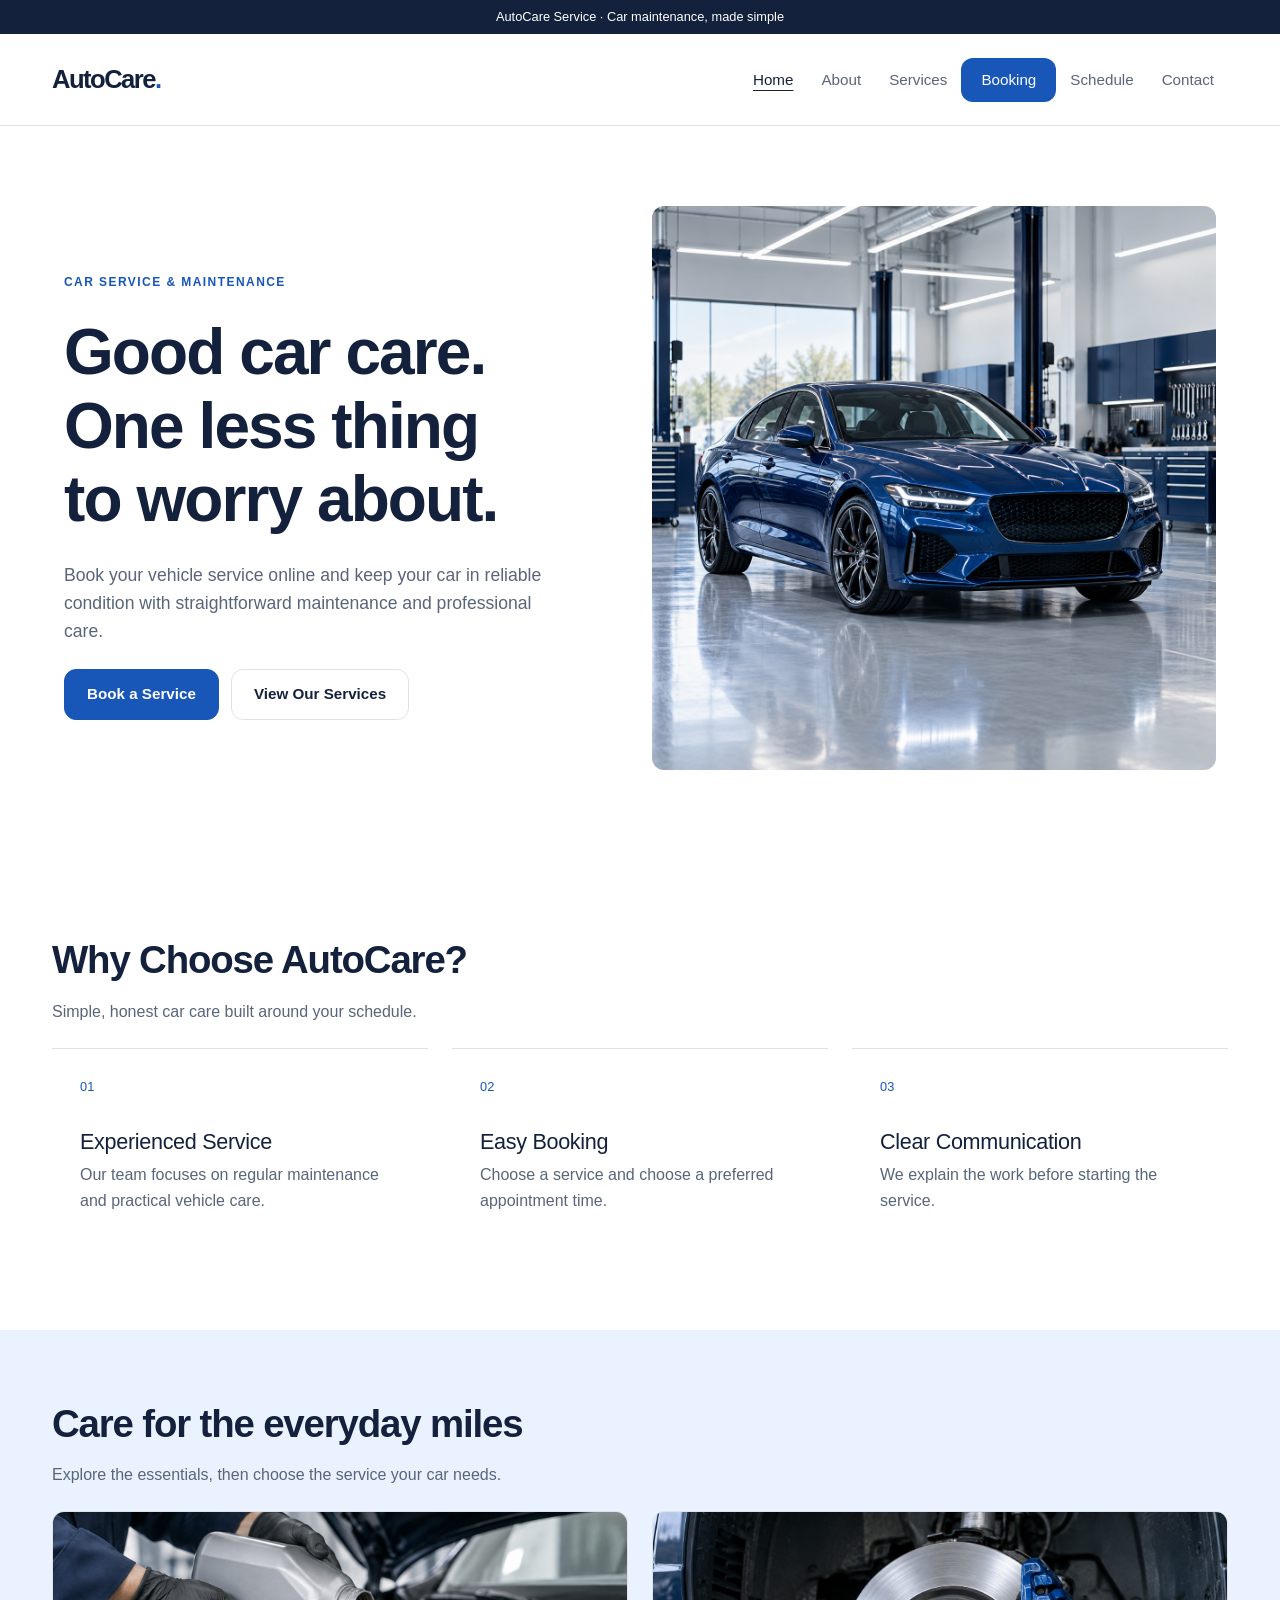
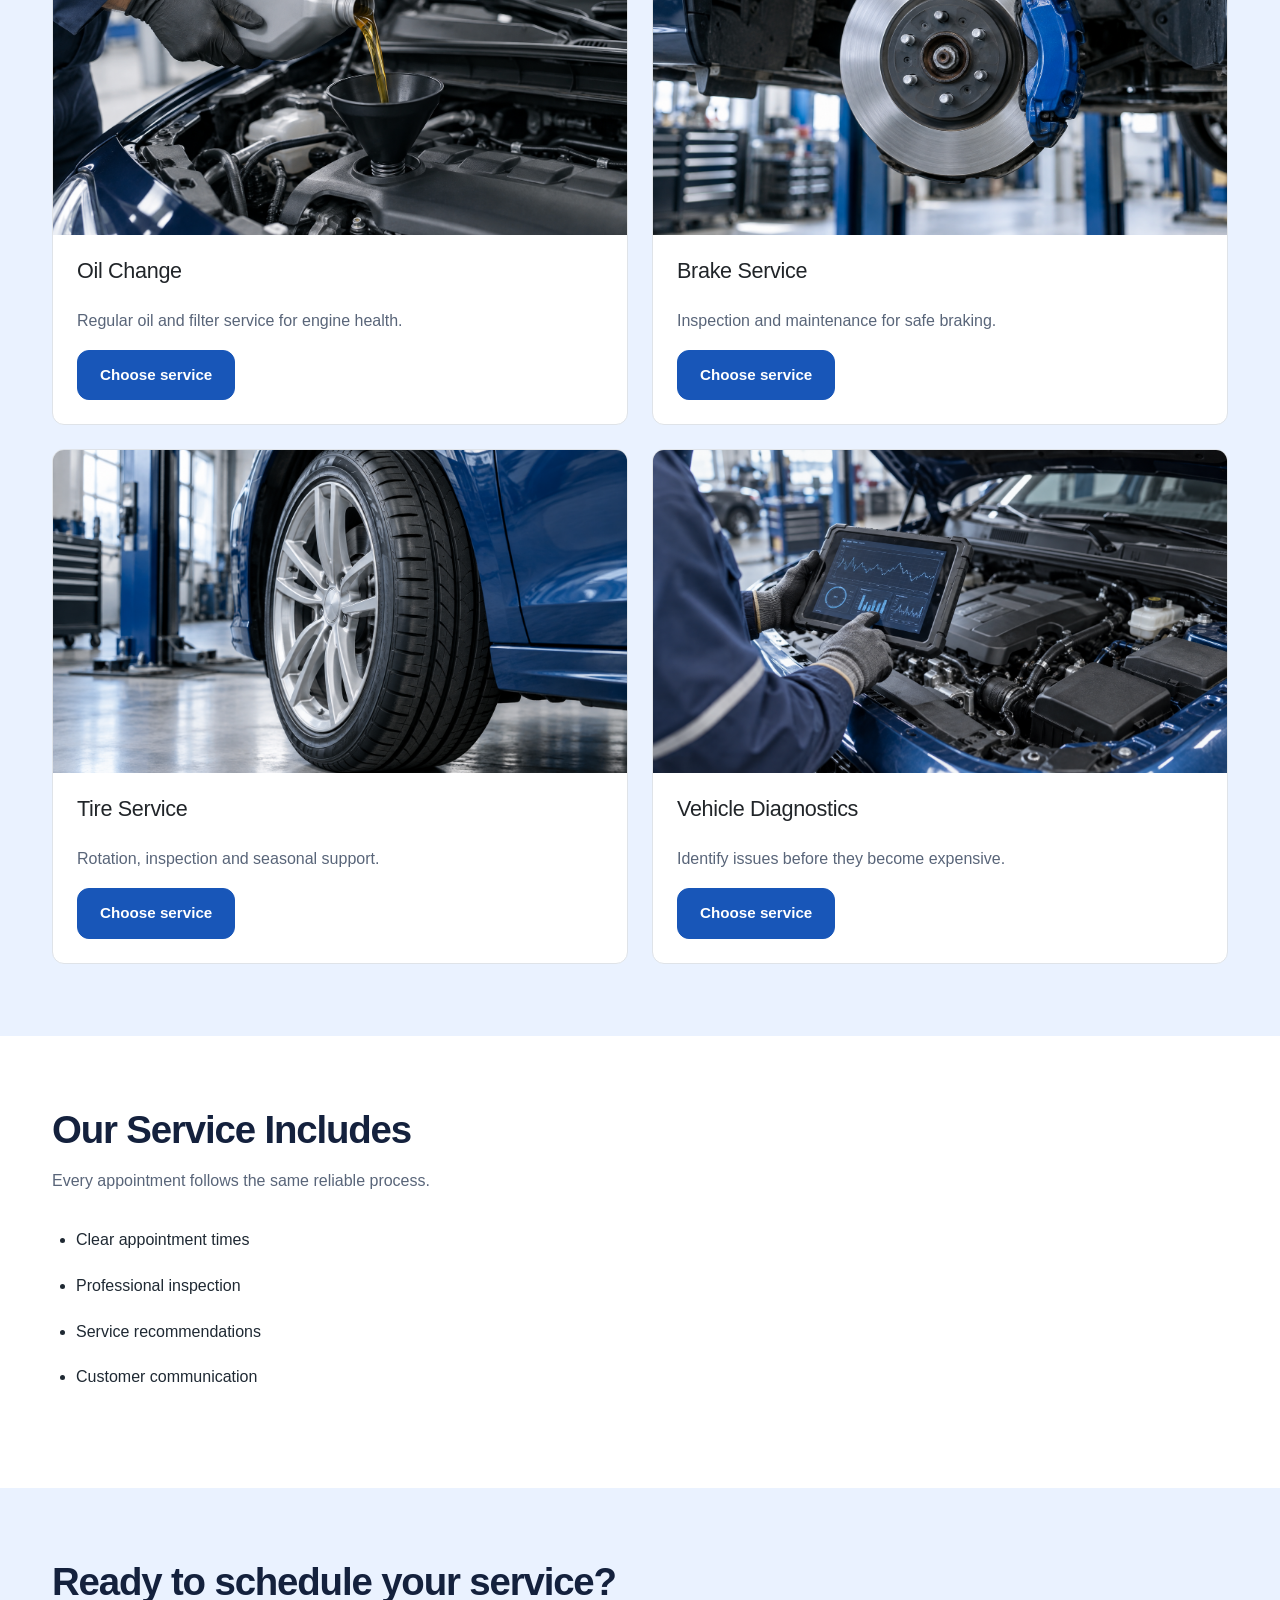
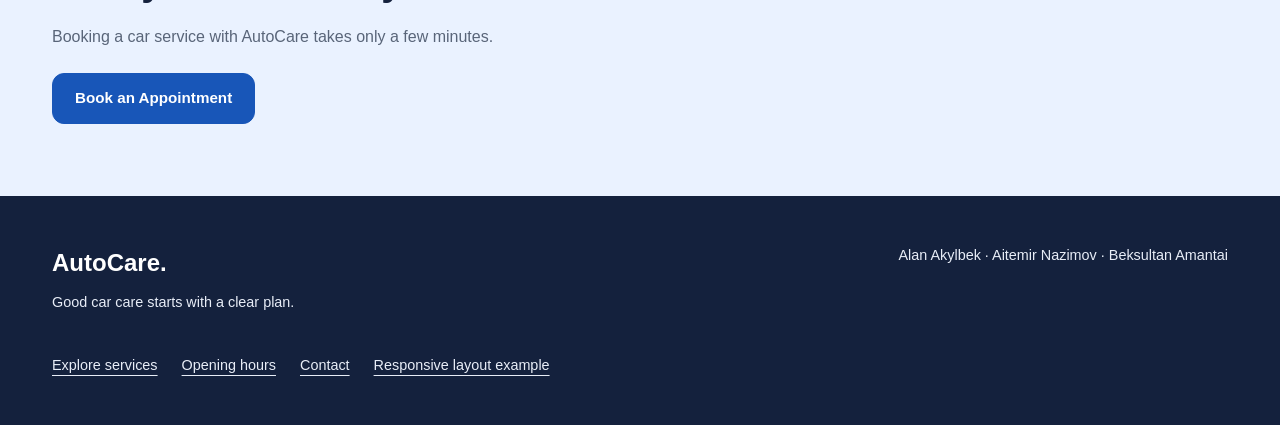
<file: index.html>
<!DOCTYPE html>
<html lang="en">
<head>
    <meta charset="UTF-8">
    <meta name="viewport" content="width=device-width, initial-scale=1.0">
    <title>AutoCare Service | Home</title>
    <link rel="stylesheet" href="vendor/bootstrap.min.css">
    <link rel="stylesheet" href="css/style.css">
</head>
<body>
    <a class="skip-link visually-hidden-focusable" href="#main-content">Skip to content</a>
    <div class="site-note">AutoCare Service · Car maintenance, made simple</div>
    <header>
        <nav class="navbar navbar-expand-lg navbar-light" aria-label="Main navigation">
            <div class="container">
                <a class="navbar-brand fw-bold" href="index.html">AutoCare</a>
                <button class="navbar-toggler" type="button" data-bs-toggle="collapse" data-bs-target="#siteNav" aria-controls="siteNav" aria-expanded="false" aria-label="Toggle navigation">
                    <span class="navbar-toggler-icon"></span>
                </button>
                <div class="collapse navbar-collapse" id="siteNav">
                    <ul class="navbar-nav ms-auto mb-2 mb-lg-0">
                    <li class="nav-item"><a class="nav-link active" aria-current="page" href="index.html">Home</a></li>
                    <li class="nav-item"><a class="nav-link" href="about.html">About</a></li>
                    <li class="nav-item"><a class="nav-link" href="services.html">Services</a></li>
                    <li class="nav-item"><a class="nav-link" href="booking.html">Booking</a></li>
                    <li class="nav-item"><a class="nav-link" href="schedule.html">Schedule</a></li>
                    <li class="nav-item"><a class="nav-link" href="contact.html">Contact</a></li>
                    </ul>
                </div>
            </div>
        </nav>
    </header>
    <main id="main-content">
        <section class="hero">
            <div class="container hero-content row align-items-center g-4 mx-auto">
                <div class="hero-text col-12 col-lg-6">
                    <span class="eyebrow">Car Service &amp; Maintenance</span>
                    <h1>Good car care.
                        One less thing to worry about.</h1>
                    <p>Book your vehicle service online and keep your car in reliable condition with straightforward maintenance and professional care.</p>
                    <div class="btn-group mt-4 flex-wrap" role="group" aria-label="Explore AutoCare">
                        <a class="btn btn-primary" href="booking.html">Book a Service</a>
                        <a class="btn btn-outline-dark" href="services.html">View Our Services</a>
                    </div>
                </div>
                <div class="hero-image col-12 col-lg-6">
                    <img class="img-fluid" src="images/hero-car-photo.png" alt="Blue sedan in a bright modern workshop" width="1254" height="1254">
                    <div class="hero-caption d-flex justify-content-between flex-wrap"></div>
                </div>
            </div>
        </section>
        <section class="bg-white py-5">
            <div class="container">
                <div class="section-heading text-center mb-4">
                    <h2>Why Choose AutoCare?</h2>
                    <p>Simple, honest car care built around your schedule.</p>
                </div>
                <div class="media-card-grid">
                    <article class="media-card"><div>
                        <h3>Experienced Service</h3>
                        <p>Our team focuses on regular maintenance and practical vehicle care.</p>
                    </div></article>
                    <article class="media-card"><div>
                        <h3>Easy Booking</h3>
                        <p>Choose a service and choose a preferred appointment time.</p>
                    </div></article>
                    <article class="media-card"><div>
                        <h3>Clear Communication</h3>
                        <p>We explain the work before starting the service.</p>
                    </div></article>
                </div>
            </div>
        </section>
        <section class="bg-light py-5">
            <div class="container">
                <div class="section-heading text-center mb-4">
                    <h2>Care for the everyday miles</h2>
                    <p>Explore the essentials, then choose the service your car needs.</p>
                </div>
                <div class="row g-4">
                    <div class="col-12 col-md-6"><article class="card service-card h-100">
                        <img class="img-fluid" src="images/oil-service-photo.png" alt="Motor oil poured into an engine funnel">
                        <div class="card-body p-4 d-flex flex-column">
                            <h3 class="card-title">Oil Change</h3>
                            <p class="card-text">Regular oil and filter service for engine health.</p>
                            <a class="btn btn-primary mt-auto align-self-start" href="booking.html?service=oil-change">Choose service</a>
                        </div>
                    </article></div>
                    <div class="col-12 col-md-6"><article class="card service-card h-100">
                        <img class="img-fluid" src="images/brake-service-photo.png" alt="Brake disc and blue caliper">
                        <div class="card-body p-4 d-flex flex-column">
                            <h3 class="card-title">Brake Service</h3>
                            <p class="card-text">Inspection and maintenance for safe braking.</p>
                            <a class="btn btn-primary mt-auto align-self-start" href="booking.html?service=brake-service">Choose service</a>
                        </div>
                    </article></div>
                    <div class="col-12 col-md-6"><article class="card service-card h-100">
                        <img class="img-fluid" src="images/tire-service-photo.png" alt="Tire and alloy wheel on a blue car">
                        <div class="card-body p-4 d-flex flex-column">
                            <h3 class="card-title">Tire Service</h3>
                            <p class="card-text">Rotation, inspection and seasonal support.</p>
                            <a class="btn btn-primary mt-auto align-self-start" href="booking.html?service=tire-service">Choose service</a>
                        </div>
                    </article></div>
                    <div class="col-12 col-md-6"><article class="card service-card h-100">
                        <img class="img-fluid" src="images/service-photo.png" alt="Mechanic using a diagnostic tablet">
                        <div class="card-body p-4 d-flex flex-column">
                            <h3 class="card-title">Vehicle Diagnostics</h3>
                            <p class="card-text">Identify issues before they become expensive.</p>
                            <a class="btn btn-primary mt-auto align-self-start" href="booking.html?service=diagnostics">Choose service</a>
                        </div>
                    </article></div>
                </div>
            </div>
        </section>
        <section class="bg-white py-5">
            <div class="container">
                <div class="section-heading text-center mb-4">
                    <h2>Our Service Includes</h2>
                    <p>Every appointment follows the same reliable process.</p>
                </div>
                <ul class="includes-list">
                    <li>Clear appointment times</li>
                    <li>Professional inspection</li>
                    <li>Service recommendations</li>
                    <li>Customer communication</li>
                </ul>
            </div>
        </section>
        <section class="cta py-5">
            <div class="container">
                <h2>Ready to schedule your service?</h2>
                <p>Booking a car service with AutoCare takes only a few minutes.</p>
                <a class="btn btn-primary" href="booking.html">Book an Appointment</a>
            </div>
        </section>
    </main>
    <footer>
        <div class="container">
            <div class="footer-inner d-flex flex-wrap justify-content-between">
                <div><strong>AutoCare.</strong><p>Good car care starts with a clear plan.</p></div>
                <div><p>Alan Akylbek · Aitemir Nazimov · Beksultan Amantai</p></div>
            </div>
            <nav class="footer-links d-flex flex-wrap gap-4" aria-label="Footer navigation">
                <a href="services.html">Explore services</a>
                <a href="schedule.html">Opening hours</a>
                <a href="contact.html">Contact</a>
                <a href="media-queries.html">Responsive layout example</a>
            </nav>
        </div>
    </footer>
    <script src="vendor/bootstrap.bundle.min.js"></script>
    <script src="js/main.js"></script>
</body>
</html>
</file>
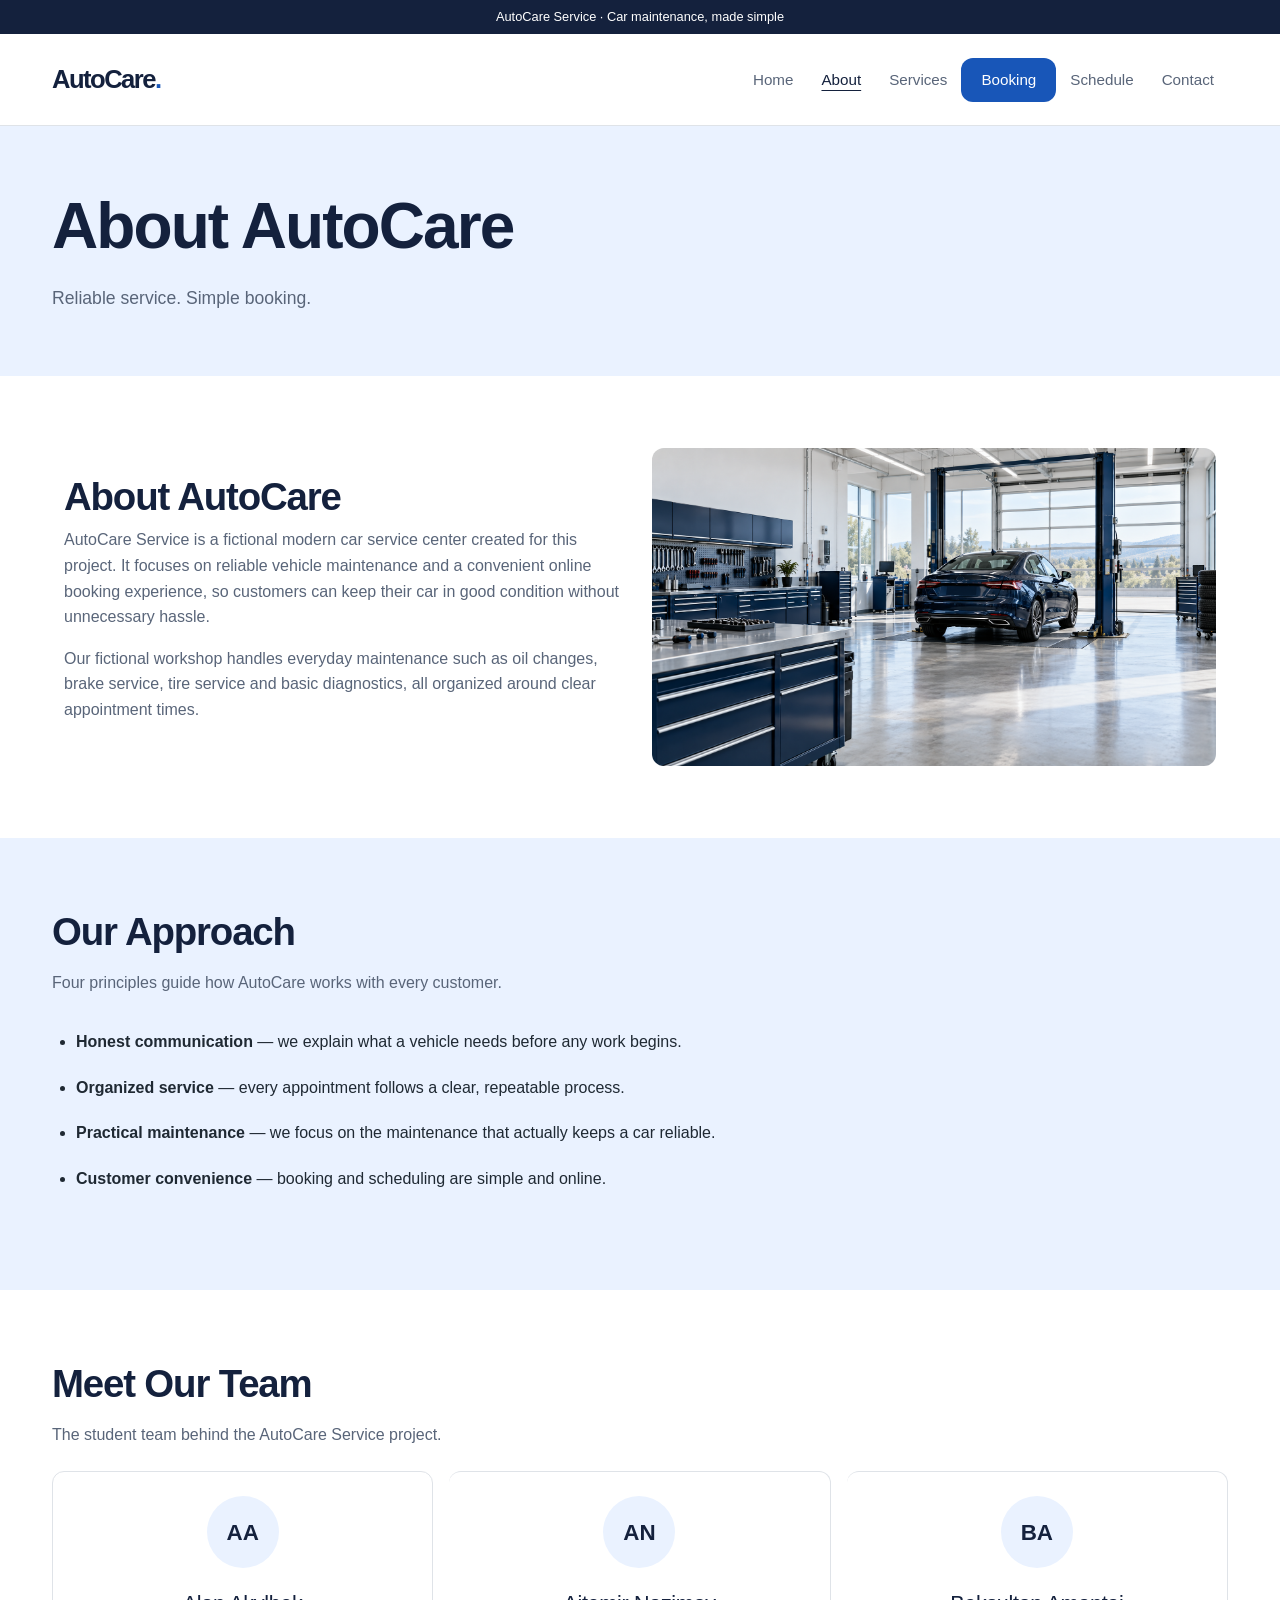
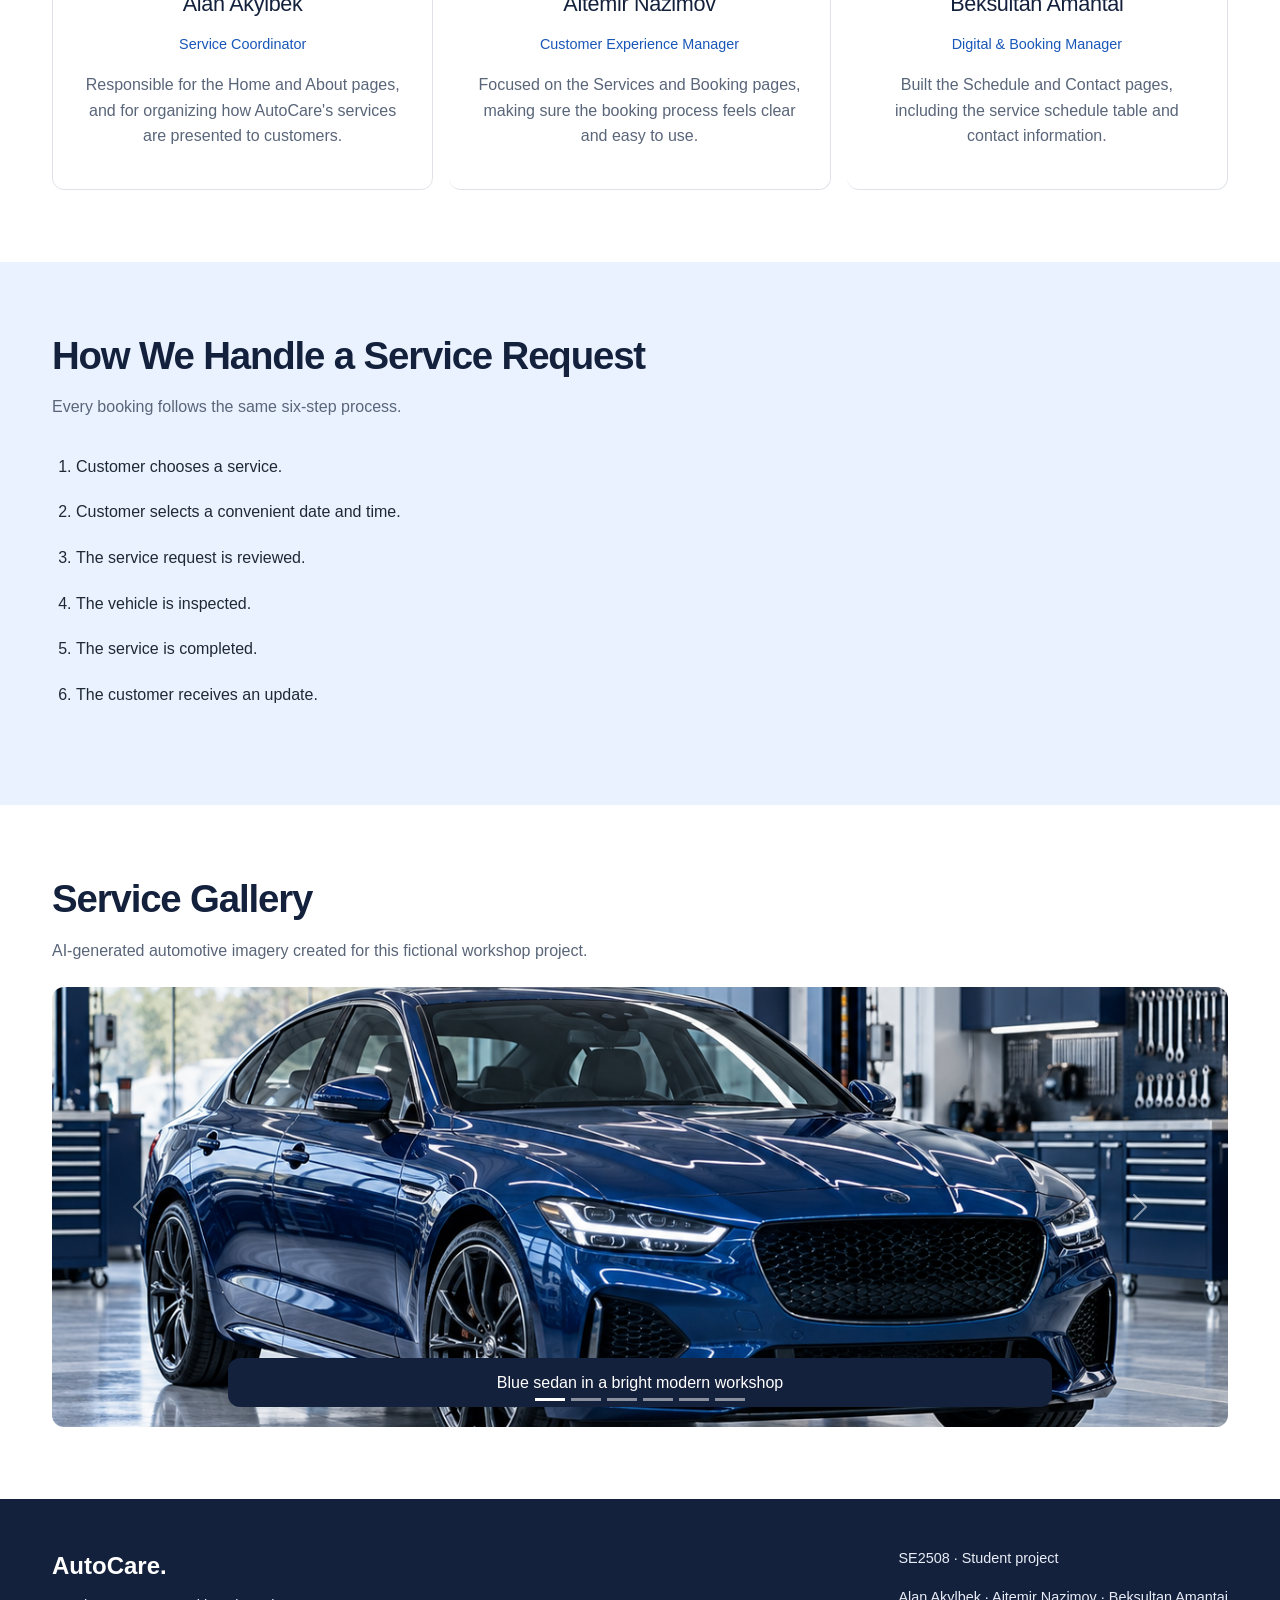
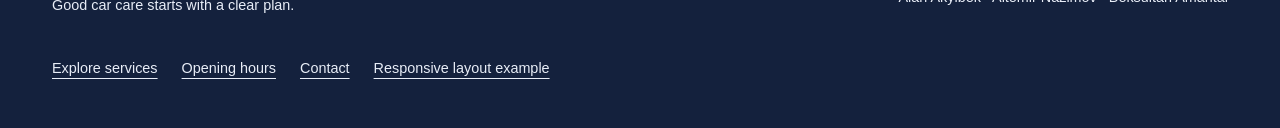
<file: about.html>
<!DOCTYPE html>
<html lang="en">
<head>
    <meta charset="UTF-8">
    <meta name="viewport" content="width=device-width, initial-scale=1.0">
    <title>AutoCare Service | About Us</title>
    <link rel="stylesheet" href="vendor/bootstrap.min.css">
    <link rel="stylesheet" href="css/style.css">
</head>
<body>
    <a class="skip-link visually-hidden-focusable" href="#main-content">Skip to content</a>
    <div class="site-note">AutoCare Service · Car maintenance, made simple</div>
    <header>
        <nav class="navbar navbar-expand-lg navbar-light" aria-label="Main navigation">
            <div class="container">
                <a class="navbar-brand fw-bold" href="index.html">AutoCare</a>
                <button class="navbar-toggler" type="button" data-bs-toggle="collapse" data-bs-target="#siteNav" aria-controls="siteNav" aria-expanded="false" aria-label="Toggle navigation">
                    <span class="navbar-toggler-icon"></span>
                </button>
                <div class="collapse navbar-collapse" id="siteNav">
                    <ul class="navbar-nav ms-auto mb-2 mb-lg-0">
                    <li class="nav-item"><a class="nav-link" href="index.html">Home</a></li>
                    <li class="nav-item"><a class="nav-link active" aria-current="page" href="about.html">About</a></li>
                    <li class="nav-item"><a class="nav-link" href="services.html">Services</a></li>
                    <li class="nav-item"><a class="nav-link" href="booking.html">Booking</a></li>
                    <li class="nav-item"><a class="nav-link" href="schedule.html">Schedule</a></li>
                    <li class="nav-item"><a class="nav-link" href="contact.html">Contact</a></li>
                    </ul>
                </div>
            </div>
        </nav>
    </header>
    <div class="page-header">
        <div class="container">
            <h1>About AutoCare</h1>
            <p>Reliable service. Simple booking.</p>
        </div>
    </div>
    <main id="main-content">
        <section class="bg-white py-5">
            <div class="container about-block row align-items-center g-4 mx-auto">
                <div class="about-text col-12 col-lg-6">
                    <h2>About AutoCare</h2>
                    <p>AutoCare Service is a fictional modern car service center created for this project. It focuses on reliable vehicle maintenance and a convenient online booking experience, so customers can keep their car in good condition without unnecessary hassle.</p>
                    <p>Our fictional workshop handles everyday maintenance such as oil changes, brake service, tire service and basic diagnostics, all organized around clear appointment times.</p>
                </div>
                <div class="about-image col-12 col-lg-6">
                    <img class="img-fluid" src="images/workshop-photo.png" alt="Workshop with navy cabinets and a blue sedan">
                </div>
            </div>
        </section>
        <section class="bg-light py-5">
            <div class="container">
                <div class="section-heading text-center mb-4">
                    <h2>Our Approach</h2>
                    <p>Four principles guide how AutoCare works with every customer.</p>
                </div>
                <ul class="approach-list includes-list">
                    <li><strong>Honest communication</strong> — we explain what a vehicle needs before any work begins.</li>
                    <li><strong>Organized service</strong> — every appointment follows a clear, repeatable process.</li>
                    <li><strong>Practical maintenance</strong> — we focus on the maintenance that actually keeps a car reliable.</li>
                    <li><strong>Customer convenience</strong> — booking and scheduling are simple and online.</li>
                </ul>
            </div>
        </section>
        <section class="bg-white py-5">
            <div class="container">
                <div class="section-heading text-center mb-4">
                    <h2>Meet Our Team</h2>
                    <p>The student team behind the AutoCare Service project.</p>
                </div>
                <div class="card-group gap-3">
                    <article class="card text-center"><div class="card-body p-4">
                        <span class="profile-initials" aria-hidden="true">AA</span>
                        <h3>Alan Akylbek</h3>
                        <p class="profile-role">Service Coordinator</p>
                        <p>Responsible for the Home and About pages, and for organizing how AutoCare's services are presented to customers.</p>
                    </div></article>
                    <article class="card text-center"><div class="card-body p-4">
                        <span class="profile-initials" aria-hidden="true">AN</span>
                        <h3>Aitemir Nazimov</h3>
                        <p class="profile-role">Customer Experience Manager</p>
                        <p>Focused on the Services and Booking pages, making sure the booking process feels clear and easy to use.</p>
                    </div></article>
                    <article class="card text-center"><div class="card-body p-4">
                        <span class="profile-initials" aria-hidden="true">BA</span>
                        <h3>Beksultan Amantai</h3>
                        <p class="profile-role">Digital &amp; Booking Manager</p>
                        <p>Built the Schedule and Contact pages, including the service schedule table and contact information.</p>
                    </div></article>
                </div>
            </div>
        </section>
        <section class="bg-light py-5">
            <div class="container">
                <div class="section-heading text-center mb-4">
                    <h2>How We Handle a Service Request</h2>
                    <p>Every booking follows the same six-step process.</p>
                </div>
                <ol class="process-list">
                    <li>Customer chooses a service.</li>
                    <li>Customer selects a convenient date and time.</li>
                    <li>The service request is reviewed.</li>
                    <li>The vehicle is inspected.</li>
                    <li>The service is completed.</li>
                    <li>The customer receives an update.</li>
                </ol>
            </div>
        </section>
        <section class="bg-white py-5">
            <div class="container">
                <div class="section-heading text-center mb-4">
                    <h2>Service Gallery</h2>
                    <p>AI-generated automotive imagery created for this fictional workshop project.</p>
                </div>
                <div id="workshopCarousel" class="carousel slide mx-auto" data-bs-interval="false" aria-label="Workshop gallery">
                    <div class="carousel-indicators">
                        <button type="button" data-bs-target="#workshopCarousel" data-bs-slide-to="0" class="active" aria-current="true" aria-label="Slide 1"></button>
                        <button type="button" data-bs-target="#workshopCarousel" data-bs-slide-to="1" aria-label="Slide 2"></button>
                        <button type="button" data-bs-target="#workshopCarousel" data-bs-slide-to="2" aria-label="Slide 3"></button>
                        <button type="button" data-bs-target="#workshopCarousel" data-bs-slide-to="3" aria-label="Slide 4"></button>
                        <button type="button" data-bs-target="#workshopCarousel" data-bs-slide-to="4" aria-label="Slide 5"></button>
                        <button type="button" data-bs-target="#workshopCarousel" data-bs-slide-to="5" aria-label="Slide 6"></button>
                    </div>
                    <div class="carousel-inner">
                        <div class="carousel-item active">
                            <img src="images/hero-car-photo.png" class="img-fluid d-block w-100" alt="Blue sedan in a bright modern workshop">
                            <div class="carousel-caption"><p class="mb-0">Blue sedan in a bright modern workshop</p></div>
                        </div>
                        <div class="carousel-item">
                            <img src="images/oil-service-photo.png" class="img-fluid d-block w-100" alt="Motor oil poured into an engine funnel">
                            <div class="carousel-caption"><p class="mb-0">Motor oil poured into an engine funnel</p></div>
                        </div>
                        <div class="carousel-item">
                            <img src="images/brake-service-photo.png" class="img-fluid d-block w-100" alt="Brake disc and blue caliper">
                            <div class="carousel-caption"><p class="mb-0">Brake disc and blue caliper</p></div>
                        </div>
                        <div class="carousel-item">
                            <img src="images/tire-service-photo.png" class="img-fluid d-block w-100" alt="Tire and alloy wheel on a blue car">
                            <div class="carousel-caption"><p class="mb-0">Tire and alloy wheel on a blue car</p></div>
                        </div>
                        <div class="carousel-item">
                            <img src="images/service-photo.png" class="img-fluid d-block w-100" alt="Mechanic using a diagnostic tablet">
                            <div class="carousel-caption"><p class="mb-0">Mechanic using a diagnostic tablet</p></div>
                        </div>
                        <div class="carousel-item">
                            <img src="images/workshop-photo.png" class="img-fluid d-block w-100" alt="Workshop with navy cabinets and a blue sedan">
                            <div class="carousel-caption"><p class="mb-0">Workshop with navy cabinets and a blue sedan</p></div>
                        </div>
                    </div>
                    <button class="carousel-control-prev" type="button" data-bs-target="#workshopCarousel" data-bs-slide="prev"><span class="carousel-control-prev-icon" aria-hidden="true"></span><span class="visually-hidden">Previous</span></button>
                    <button class="carousel-control-next" type="button" data-bs-target="#workshopCarousel" data-bs-slide="next"><span class="carousel-control-next-icon" aria-hidden="true"></span><span class="visually-hidden">Next</span></button>
                </div></div>
        </section>
    </main>
    <footer>
        <div class="container">
            <div class="footer-inner d-flex flex-wrap justify-content-between">
                <div><strong>AutoCare.</strong><p>Good car care starts with a clear plan.</p></div>
                <div><p>SE2508 · Student project</p><p>Alan Akylbek · Aitemir Nazimov · Beksultan Amantai</p></div>
            </div>
            <nav class="footer-links d-flex flex-wrap gap-4" aria-label="Footer navigation">
                <a href="services.html">Explore services</a>
                <a href="schedule.html">Opening hours</a>
                <a href="contact.html">Contact</a>
                <a href="media-queries.html">Responsive layout example</a>
            </nav>
        </div>
    </footer>
    <script src="vendor/bootstrap.bundle.min.js"></script>
    <script src="js/main.js"></script>
</body>
</html>
</file>
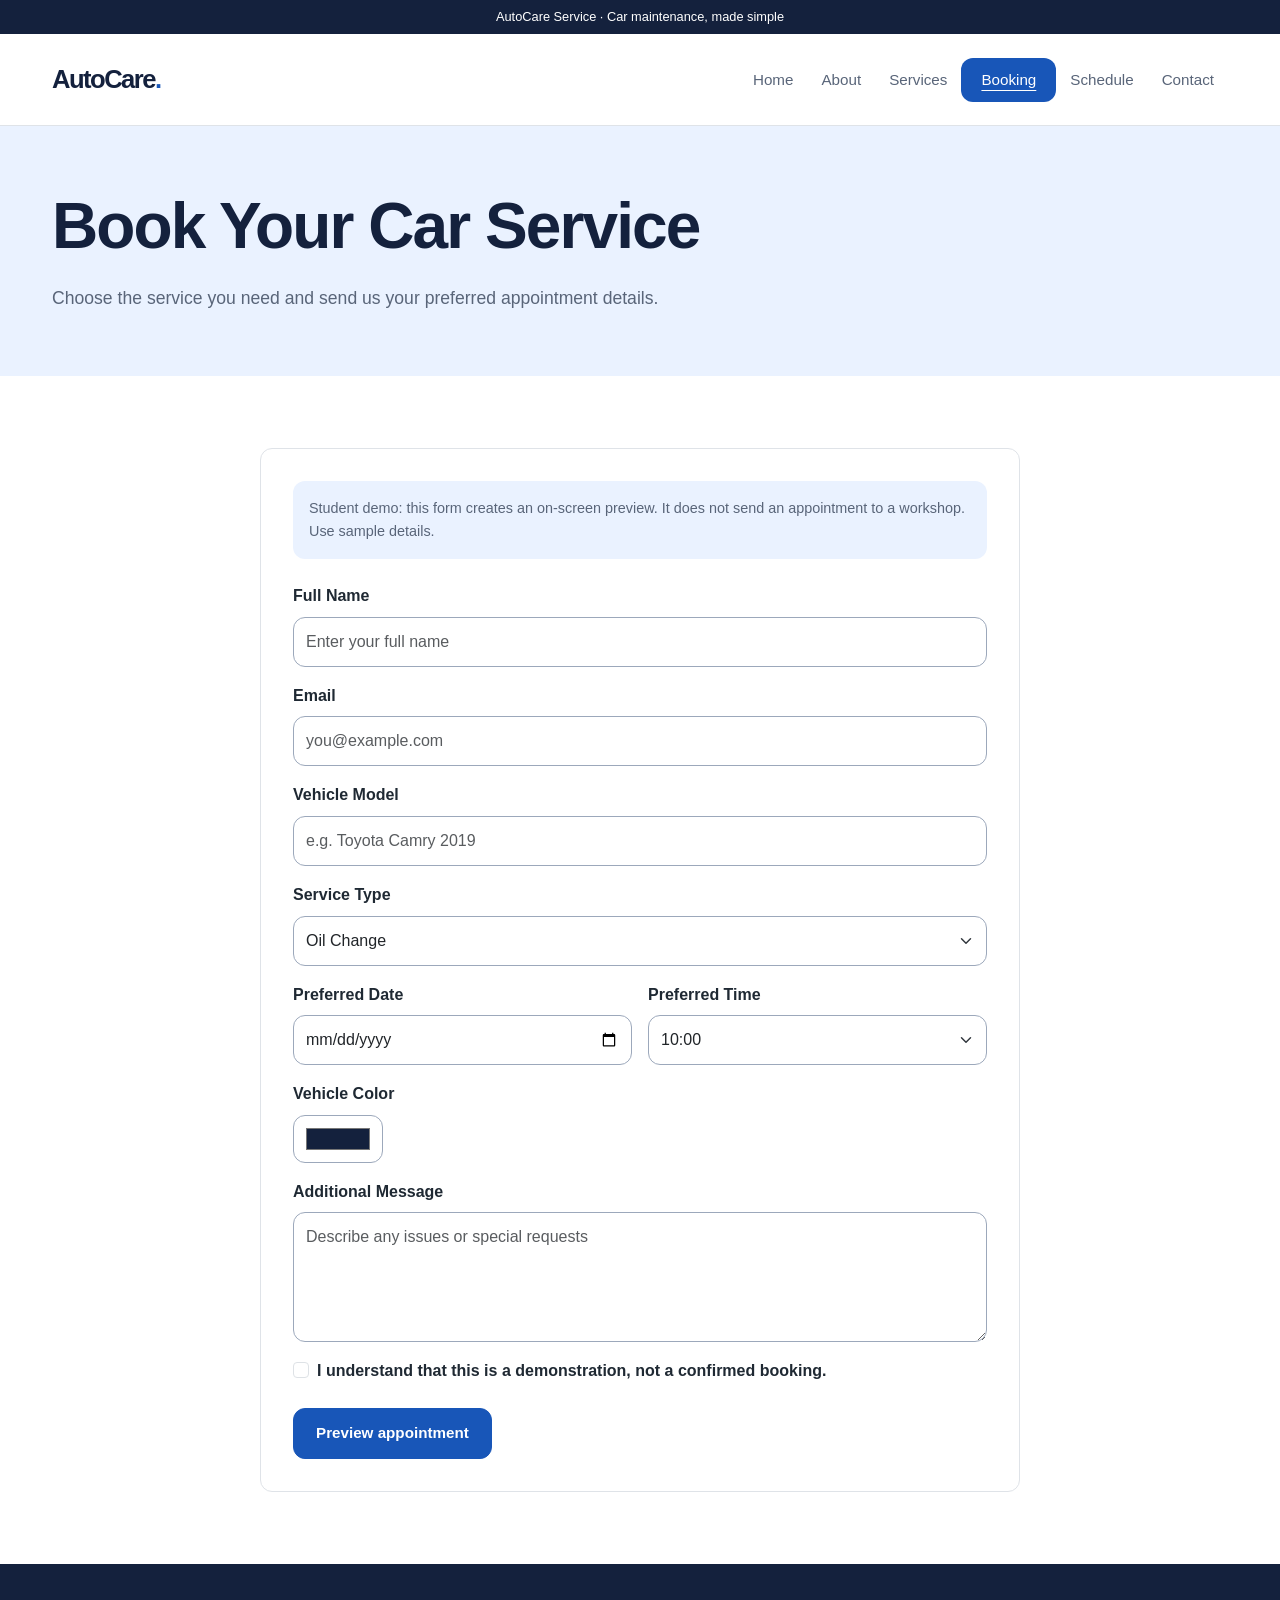
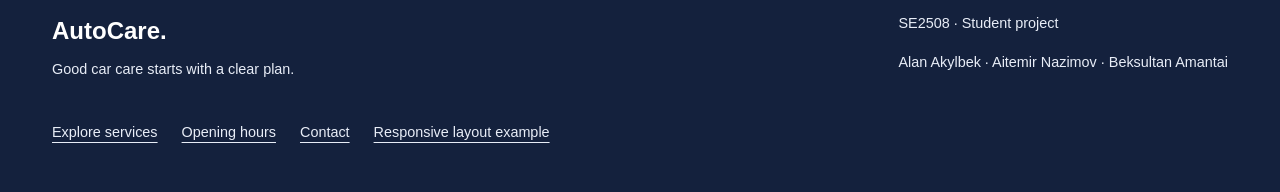
<file: booking.html>
<!DOCTYPE html>
<html lang="en">
<head>
    <meta charset="UTF-8">
    <meta name="viewport" content="width=device-width, initial-scale=1.0">
    <title>AutoCare Service | Book a Service</title>
    <link rel="stylesheet" href="vendor/bootstrap.min.css">
    <link rel="stylesheet" href="css/style.css">
</head>
<body>
    <a class="skip-link visually-hidden-focusable" href="#main-content">Skip to content</a>
    <div class="site-note">AutoCare Service · Car maintenance, made simple</div>
    <header>
        <nav class="navbar navbar-expand-lg navbar-light" aria-label="Main navigation">
            <div class="container">
                <a class="navbar-brand fw-bold" href="index.html">AutoCare</a>
                <button class="navbar-toggler" type="button" data-bs-toggle="collapse" data-bs-target="#siteNav" aria-controls="siteNav" aria-expanded="false" aria-label="Toggle navigation">
                    <span class="navbar-toggler-icon"></span>
                </button>
                <div class="collapse navbar-collapse" id="siteNav">
                    <ul class="navbar-nav ms-auto mb-2 mb-lg-0">
                    <li class="nav-item"><a class="nav-link" href="index.html">Home</a></li>
                    <li class="nav-item"><a class="nav-link" href="about.html">About</a></li>
                    <li class="nav-item"><a class="nav-link" href="services.html">Services</a></li>
                    <li class="nav-item"><a class="nav-link active" aria-current="page" href="booking.html">Booking</a></li>
                    <li class="nav-item"><a class="nav-link" href="schedule.html">Schedule</a></li>
                    <li class="nav-item"><a class="nav-link" href="contact.html">Contact</a></li>
                    </ul>
                </div>
            </div>
        </nav>
    </header>
    <div class="page-header">
        <div class="container">
            <h1>Book Your Car Service</h1>
            <p>Choose the service you need and send us your preferred appointment details.</p>
        </div>
    </div>
    <main id="main-content">
        <section class="bg-white py-5">
            <div class="container">
                <form id="booking-form">
                    <p class="demo-note">Student demo: this form creates an on-screen preview. It does not send an appointment to a workshop. Use sample details.</p>
                    <div class="form-group mb-3">
                        <label for="name">Full Name</label>
                        <input class="form-control" type="text" id="name" name="name" autocomplete="name" placeholder="Enter your full name" required>
                    </div>
                    <div class="form-group mb-3">
                        <label for="email">Email</label>
                        <input class="form-control" type="email" id="email" name="email" autocomplete="email" placeholder="you@example.com" required>
                    </div>
                    <div class="form-group mb-3">
                        <label for="vehicle">Vehicle Model</label>
                        <input class="form-control" type="text" id="vehicle" name="vehicle" placeholder="e.g. Toyota Camry 2019" required>
                    </div>
                    <div class="form-group mb-3">
                        <label for="service-type">Service Type</label>
                        <select class="form-select" id="service-type" name="service-type">
                            <option value="oil-change">Oil Change</option>
                            <option value="brake-service">Brake Service</option>
                            <option value="tire-service">Tire Service</option>
                            <option value="diagnostics">Vehicle Diagnostics</option>
                            <option value="inspection">General Inspection</option>
                        </select>
                    </div>
                    <div class="row g-3">
                        <div class="col-12 col-md-6 mb-3">
                            <label for="date">Preferred Date</label>
                            <input class="form-control" type="date" id="date" name="date" required>
                        </div>
                        <div class="col-12 col-md-6 mb-3">
                            <label for="time">Preferred Time</label>
                            <select class="form-select" id="time" name="time">
                                <option value="10:00">10:00</option>
                                <option value="11:00">11:00</option>
                                <option value="14:00">14:00</option>
                            </select>
                        </div>
                    </div>
                    <div class="form-group mb-3">
                        <label for="vehicle-color">Vehicle Color</label>
                        <input class="form-control" type="color" id="vehicle-color" name="vehicle-color" value="#14213d">
                    </div>
                    <div class="form-group mb-3">
                        <label for="message">Additional Message</label>
                        <textarea class="form-control" id="message" name="message" placeholder="Describe any issues or special requests"></textarea>
                    </div>
                    <div class="form-check mb-3">
                        <input class="form-check-input" type="checkbox" id="booking-consent" name="booking-consent" required>
                        <label class="form-check-label" for="booking-consent">I understand that this is a demonstration, not a confirmed booking.</label>
                    </div>
                    <button type="submit" class="btn btn-primary btn-lg">Preview appointment</button>
                    <div id="booking-result" class="form-result" role="status" tabindex="-1"></div>
                </form>
            </div>
        </section>
    </main>
    <footer>
        <div class="container">
            <div class="footer-inner d-flex flex-wrap justify-content-between">
                <div><strong>AutoCare.</strong><p>Good car care starts with a clear plan.</p></div>
                <div><p>SE2508 · Student project</p><p>Alan Akylbek · Aitemir Nazimov · Beksultan Amantai</p></div>
            </div>
            <nav class="footer-links d-flex flex-wrap gap-4" aria-label="Footer navigation">
                <a href="services.html">Explore services</a>
                <a href="schedule.html">Opening hours</a>
                <a href="contact.html">Contact</a>
                <a href="media-queries.html">Responsive layout example</a>
            </nav>
        </div>
    </footer>
    <script src="vendor/bootstrap.bundle.min.js"></script>
    <script src="js/main.js"></script>
</body>
</html>
</file>
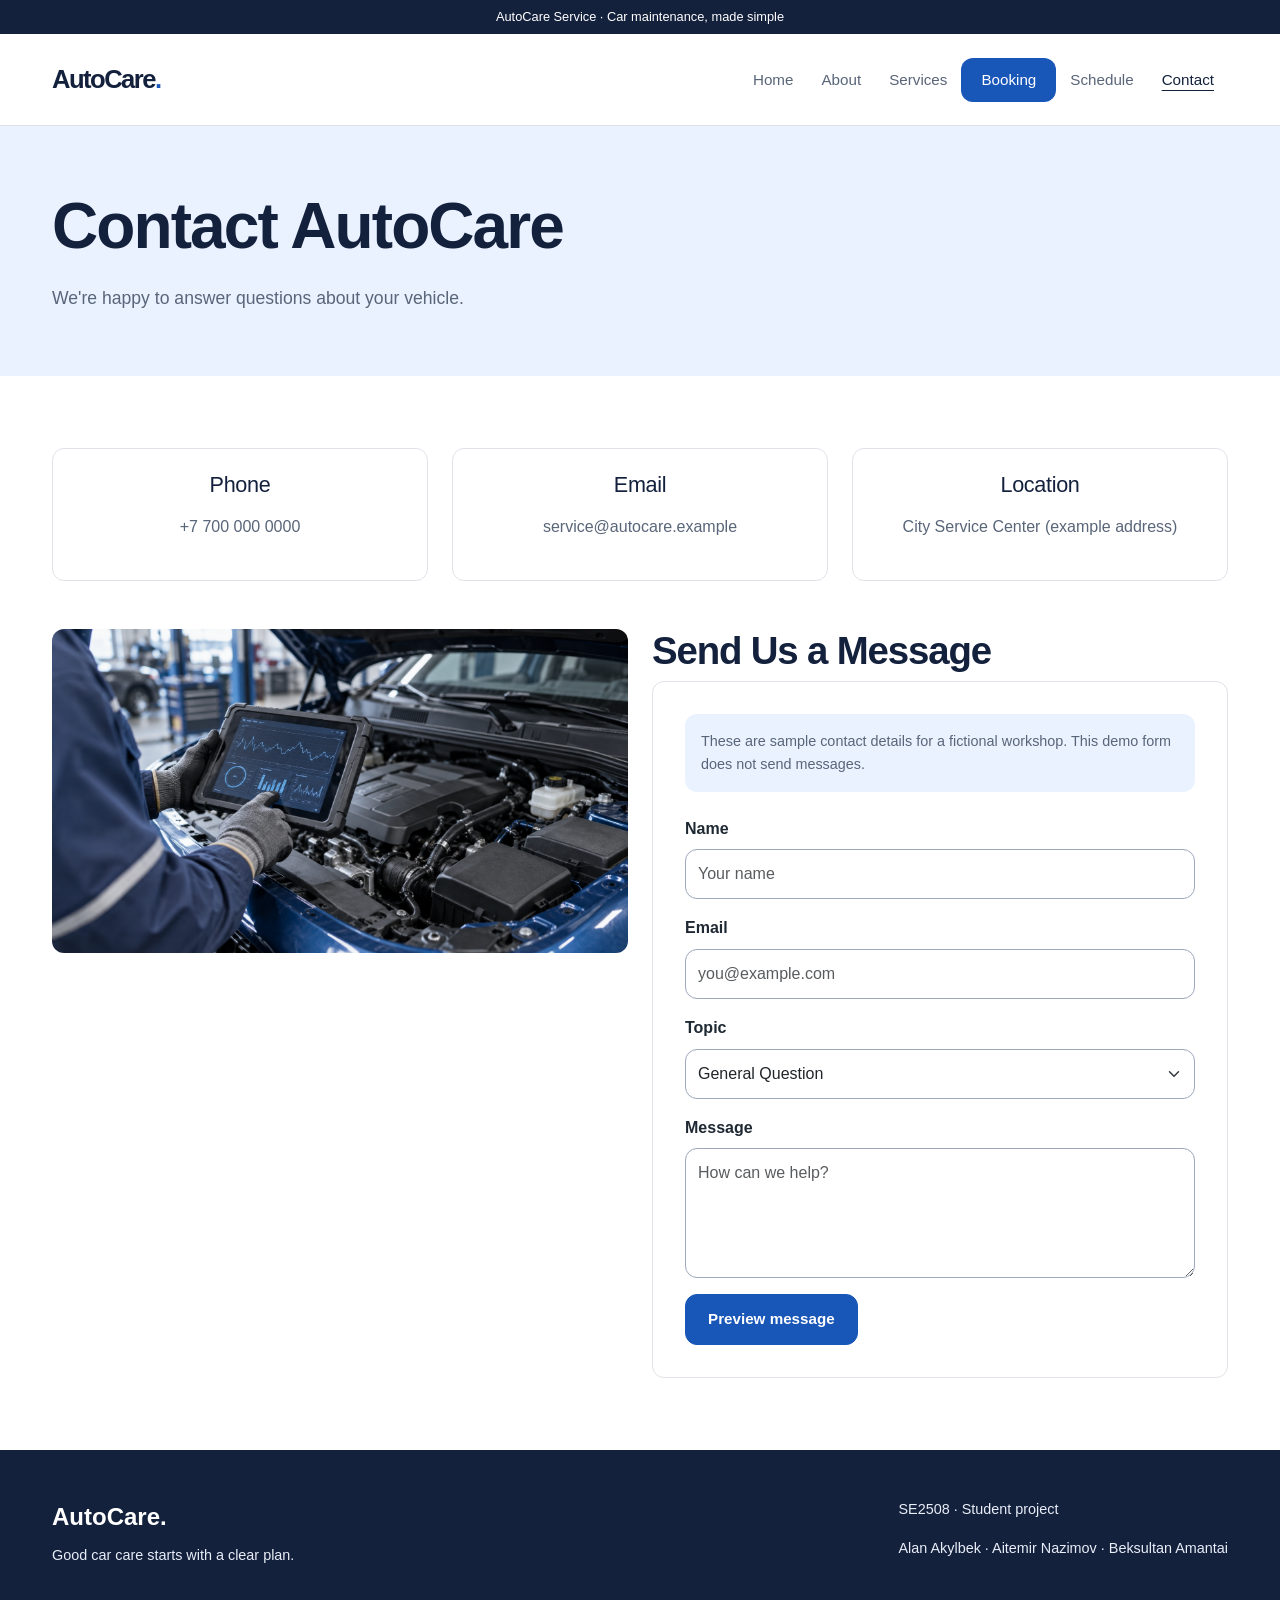
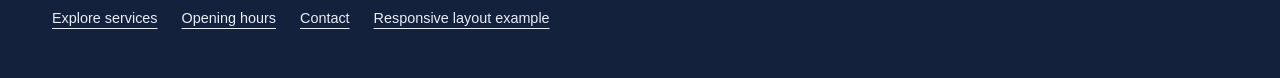
<file: contact.html>
<!DOCTYPE html>
<html lang="en">
<head>
    <meta charset="UTF-8">
    <meta name="viewport" content="width=device-width, initial-scale=1.0">
    <title>AutoCare Service | Contact</title>
    <link rel="stylesheet" href="vendor/bootstrap.min.css">
    <link rel="stylesheet" href="css/style.css">
</head>
<body>
    <a class="skip-link visually-hidden-focusable" href="#main-content">Skip to content</a>
    <div class="site-note">AutoCare Service · Car maintenance, made simple</div>
    <header>
        <nav class="navbar navbar-expand-lg navbar-light" aria-label="Main navigation">
            <div class="container">
                <a class="navbar-brand fw-bold" href="index.html">AutoCare</a>
                <button class="navbar-toggler" type="button" data-bs-toggle="collapse" data-bs-target="#siteNav" aria-controls="siteNav" aria-expanded="false" aria-label="Toggle navigation">
                    <span class="navbar-toggler-icon"></span>
                </button>
                <div class="collapse navbar-collapse" id="siteNav">
                    <ul class="navbar-nav ms-auto mb-2 mb-lg-0">
                    <li class="nav-item"><a class="nav-link" href="index.html">Home</a></li>
                    <li class="nav-item"><a class="nav-link" href="about.html">About</a></li>
                    <li class="nav-item"><a class="nav-link" href="services.html">Services</a></li>
                    <li class="nav-item"><a class="nav-link" href="booking.html">Booking</a></li>
                    <li class="nav-item"><a class="nav-link" href="schedule.html">Schedule</a></li>
                    <li class="nav-item"><a class="nav-link active" aria-current="page" href="contact.html">Contact</a></li>
                    </ul>
                </div>
            </div>
        </nav>
    </header>
    <div class="page-header">
        <div class="container">
            <h1>Contact AutoCare</h1>
            <p>We're happy to answer questions about your vehicle.</p>
        </div>
    </div>
    <main id="main-content">
        <section class="bg-white py-5">
            <div class="container">
                <div class="row g-4 mb-5">
                    <div class="col-12 col-md-6 col-lg-4"><article class="card h-100 text-center"><div class="card-body p-4">
                        <h3>Phone</h3>
                        <p>+7 700 000 0000</p>
                    </div></article></div>
                    <div class="col-12 col-md-6 col-lg-4"><article class="card h-100 text-center"><div class="card-body p-4">
                        <h3>Email</h3>
                        <p>service@autocare.example</p>
                    </div></article></div>
                    <div class="col-12 col-md-6 col-lg-4"><article class="card h-100 text-center"><div class="card-body p-4">
                        <h3>Location</h3>
                        <p>City Service Center (example address)</p>
                    </div></article></div>
                </div>
                <div class="contact-layout row g-4">
                    <div class="contact-image col-12 col-lg-6">
                        <img class="img-fluid" src="images/service-photo.png" alt="Mechanic holding a vehicle diagnostic tablet">
                    </div>
                    <div class="contact-form-wrap col-12 col-lg-6">
                        <h2>Send Us a Message</h2>
                        <form class="contact-form">
                            <p class="demo-note">These are sample contact details for a fictional workshop. This demo form does not send messages.</p>

                            <div class="form-group mb-3">
                                <label for="contact-name">Name</label>
                                <input class="form-control" type="text" id="contact-name" name="contact-name" placeholder="Your name" required>
                            </div>

                            <div class="form-group mb-3">
                                <label for="contact-email">Email</label>
                                <input class="form-control" type="email" id="contact-email" name="contact-email" placeholder="you@example.com" required>
                            </div>

                            <div class="form-group mb-3">
                                <label for="contact-topic">Topic</label>
                                <select class="form-select" id="contact-topic" name="contact-topic">
                                    <option value="general">General Question</option>
                                    <option value="booking">Booking Question</option>
                                    <option value="feedback">Feedback</option>
                                    <option value="other">Other</option>
                                </select>
                            </div>
                            <div class="form-group mb-3">
                                <label for="contact-message">Message</label>
                                <textarea class="form-control" id="contact-message" name="contact-message" required placeholder="How can we help?"></textarea>
                            </div>
                            <button type="submit" class="btn btn-primary">Preview message</button>
                            <div id="contact-result" class="form-result" role="status" tabindex="-1"></div>
                        </form>
                    </div>
                </div>
            </div>
        </section>
    </main>
    <footer>
        <div class="container">
            <div class="footer-inner d-flex flex-wrap justify-content-between">
                <div><strong>AutoCare.</strong><p>Good car care starts with a clear plan.</p></div>
                <div><p>SE2508 · Student project</p><p>Alan Akylbek · Aitemir Nazimov · Beksultan Amantai</p></div>
            </div>
            <nav class="footer-links d-flex flex-wrap gap-4" aria-label="Footer navigation">
                <a href="services.html">Explore services</a>
                <a href="schedule.html">Opening hours</a>
                <a href="contact.html">Contact</a>
                <a href="media-queries.html">Responsive layout example</a>
            </nav>
        </div>
    </footer>
    <script src="vendor/bootstrap.bundle.min.js"></script>
    <script src="js/main.js"></script>
</body>
</html>
</file>
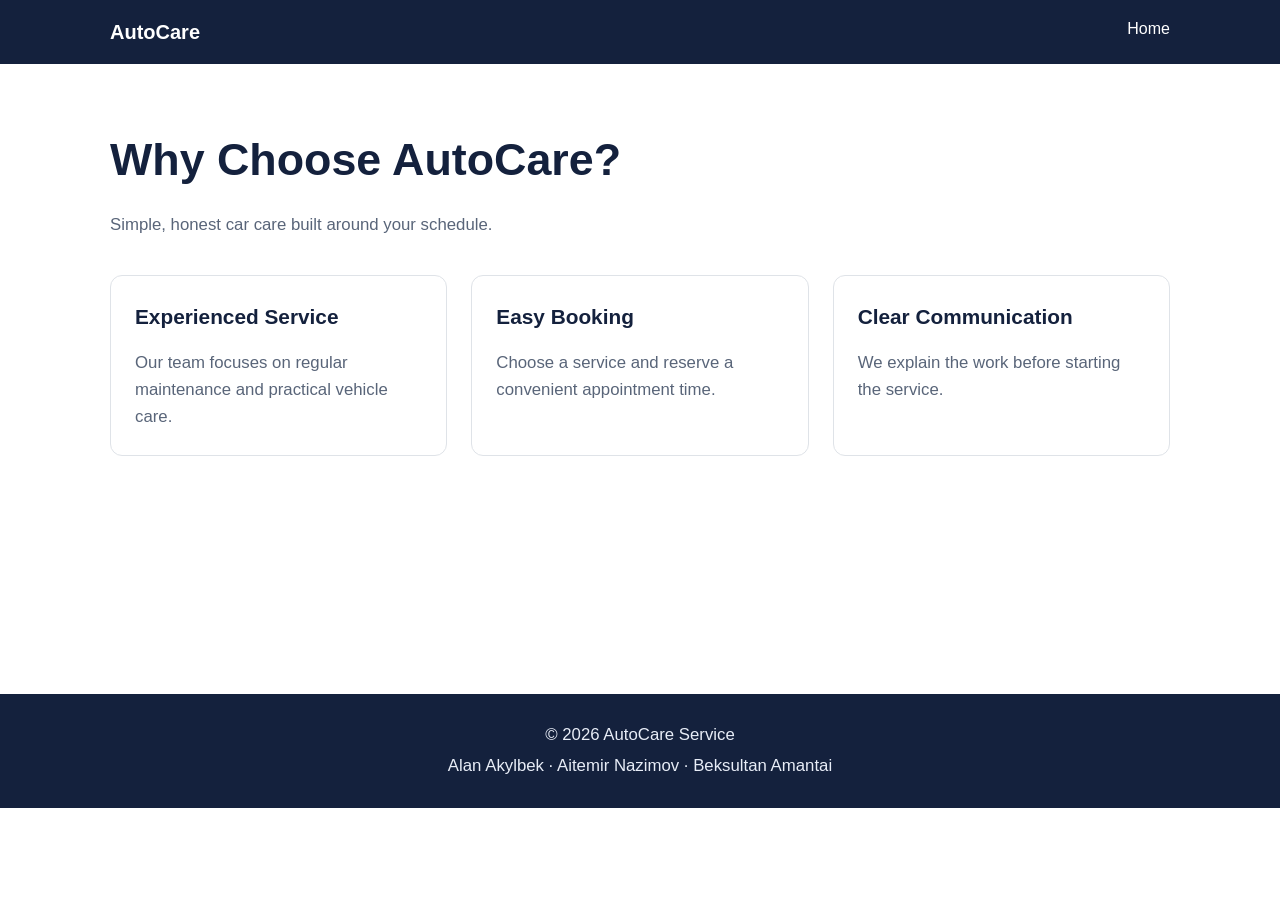
<file: media-queries.html>
<!DOCTYPE html>
<html lang="en">
<head>
    <meta charset="UTF-8">
    <meta name="viewport" content="width=device-width, initial-scale=1.0">
    <title>AutoCare Service | Why Choose Us</title>
    <link rel="stylesheet" href="css/media-queries.css">
</head>
<body>
    <header>
        <nav aria-label="Main navigation">
            <a href="index.html">AutoCare</a>
            <a href="index.html">Home</a>
        </nav>
    </header>
    <main>
        <h1>Why Choose AutoCare?</h1>
        <p>Simple, honest car care built around your schedule.</p>
        <div class="card-grid">
            <article class="card">
                <h2>Experienced Service</h2>
                <p>Our team focuses on regular maintenance and practical vehicle care.</p>
            </article>
            <article class="card">
                <h2>Easy Booking</h2>
                <p>Choose a service and reserve a convenient appointment time.</p>
            </article>
            <article class="card">
                <h2>Clear Communication</h2>
                <p>We explain the work before starting the service.</p>
            </article>
        </div>
    </main>
    <footer>
        <p>&copy; 2026 AutoCare Service</p>
        <p>Alan Akylbek · Aitemir Nazimov · Beksultan Amantai</p>
    </footer>
</body>
</html>
</file>
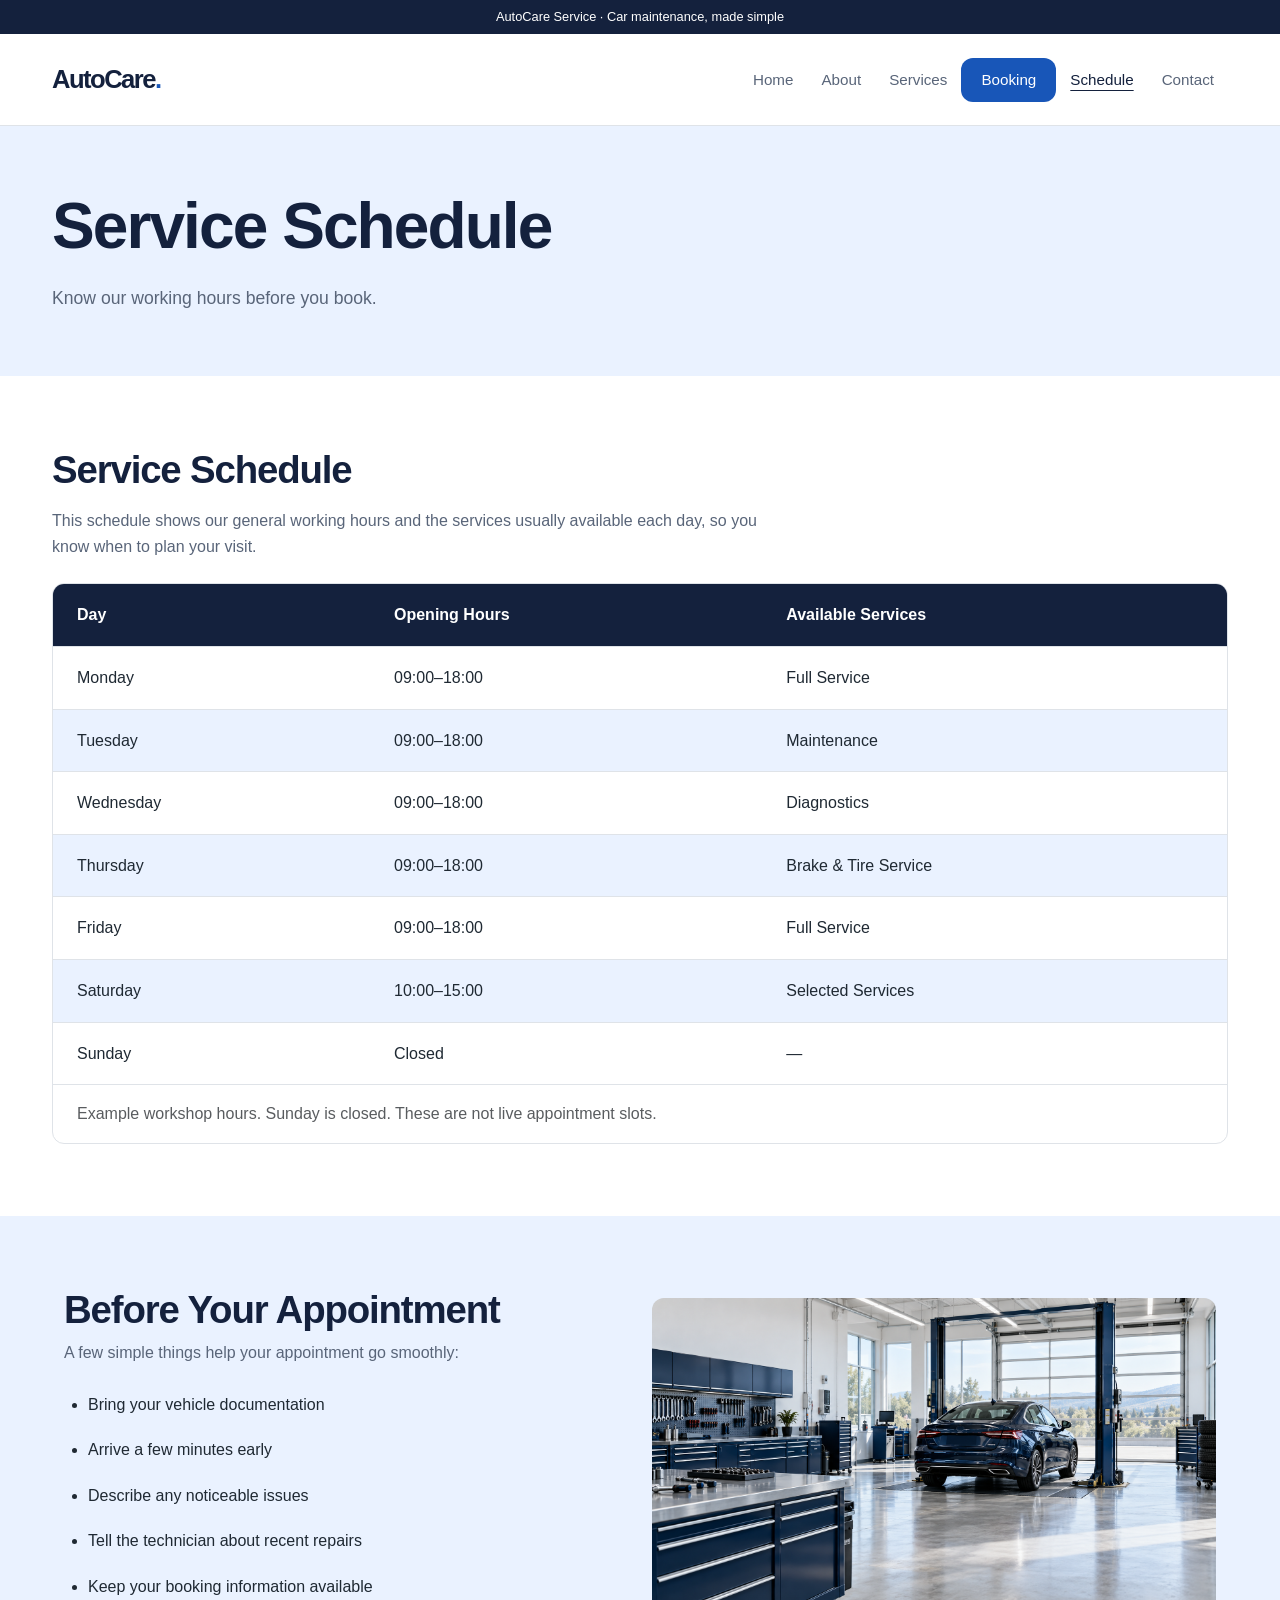
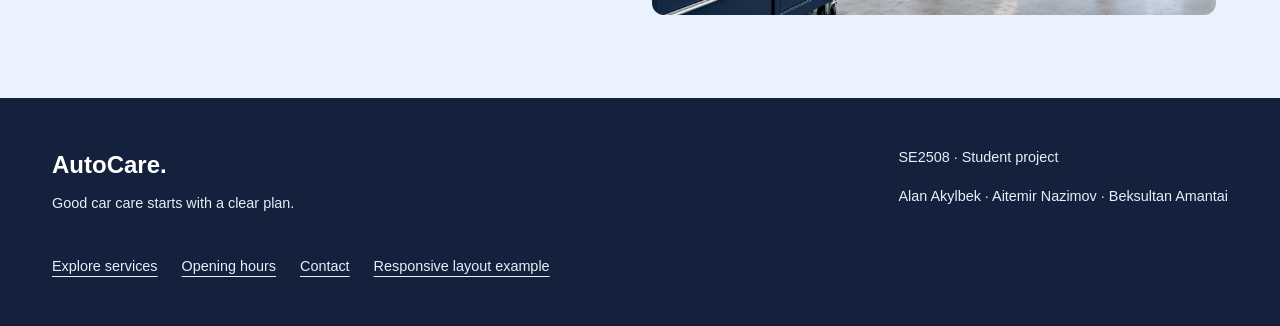
<file: schedule.html>
<!DOCTYPE html>
<html lang="en">
<head>
    <meta charset="UTF-8">
    <meta name="viewport" content="width=device-width, initial-scale=1.0">
    <title>AutoCare Service | Schedule</title>
    <link rel="stylesheet" href="vendor/bootstrap.min.css">
    <link rel="stylesheet" href="css/style.css">
</head>
<body>
    <a class="skip-link visually-hidden-focusable" href="#main-content">Skip to content</a>
    <div class="site-note">AutoCare Service · Car maintenance, made simple</div>
    <header>
        <nav class="navbar navbar-expand-lg navbar-light" aria-label="Main navigation">
            <div class="container">
                <a class="navbar-brand fw-bold" href="index.html">AutoCare</a>
                <button class="navbar-toggler" type="button" data-bs-toggle="collapse" data-bs-target="#siteNav" aria-controls="siteNav" aria-expanded="false" aria-label="Toggle navigation">
                    <span class="navbar-toggler-icon"></span>
                </button>
                <div class="collapse navbar-collapse" id="siteNav">
                    <ul class="navbar-nav ms-auto mb-2 mb-lg-0">
                    <li class="nav-item"><a class="nav-link" href="index.html">Home</a></li>
                    <li class="nav-item"><a class="nav-link" href="about.html">About</a></li>
                    <li class="nav-item"><a class="nav-link" href="services.html">Services</a></li>
                    <li class="nav-item"><a class="nav-link" href="booking.html">Booking</a></li>
                    <li class="nav-item"><a class="nav-link active" aria-current="page" href="schedule.html">Schedule</a></li>
                    <li class="nav-item"><a class="nav-link" href="contact.html">Contact</a></li>
                    </ul>
                </div>
            </div>
        </nav>
    </header>
    <div class="page-header">
        <div class="container">
            <h1>Service Schedule</h1>
            <p>Know our working hours before you book.</p>
        </div>
    </div>
    <main id="main-content">
        <section class="bg-white py-5">
            <div class="container">
                <div class="section-heading text-center mb-4">
                    <h2>Service Schedule</h2>
                    <p>This schedule shows our general working hours and the services usually available each day, so you know when to plan your visit.</p>
                </div>
                <div class="table-wrapper table-responsive">
                    <table>
                        <caption>Example workshop hours. Sunday is closed. These are not live appointment slots.</caption>
                        <thead>
                            <tr>
                                <th scope="col">Day</th>
                                <th scope="col">Opening Hours</th>
                                <th scope="col">Available Services</th>
                            </tr>
                        </thead>
                        <tbody>
                            <tr>
                                <td>Monday</td>
                                <td>09:00–18:00</td>
                                <td>Full Service</td>
                            </tr>
                            <tr>
                                <td>Tuesday</td>
                                <td>09:00–18:00</td>
                                <td>Maintenance</td>
                            </tr>
                            <tr>
                                <td>Wednesday</td>
                                <td>09:00–18:00</td>
                                <td>Diagnostics</td>
                            </tr>
                            <tr>
                                <td>Thursday</td>
                                <td>09:00–18:00</td>
                                <td>Brake &amp; Tire Service</td>
                            </tr>
                            <tr>
                                <td>Friday</td>
                                <td>09:00–18:00</td>
                                <td>Full Service</td>
                            </tr>
                            <tr>
                                <td>Saturday</td>
                                <td>10:00–15:00</td>
                                <td>Selected Services</td>
                            </tr>
                            <tr>
                                <td>Sunday</td>
                                <td>Closed</td>
                                <td>&mdash;</td>
                            </tr>
                        </tbody>
                    </table>
                </div>
            </div>
        </section>
        <section class="bg-light py-5">
            <div class="container about-block row align-items-center g-4 mx-auto">
                <div class="about-text col-12 col-lg-6">
                    <h2>Before Your Appointment</h2>
                    <p>A few simple things help your appointment go smoothly:</p>
                    <ul class="includes-list">
                        <li>Bring your vehicle documentation</li>
                        <li>Arrive a few minutes early</li>
                        <li>Describe any noticeable issues</li>
                        <li>Tell the technician about recent repairs</li>
                        <li>Keep your booking information available</li>
                    </ul>
                </div>
                <div class="about-image col-12 col-lg-6">
                    <img class="img-fluid" src="images/workshop-photo.png" alt="Workshop with navy cabinets and a blue sedan">
                </div>
            </div>
        </section>
    </main>
    <footer>
        <div class="container">
            <div class="footer-inner d-flex flex-wrap justify-content-between">
                <div><strong>AutoCare.</strong><p>Good car care starts with a clear plan.</p></div>
                <div><p>SE2508 · Student project</p><p>Alan Akylbek · Aitemir Nazimov · Beksultan Amantai</p></div>
            </div>
            <nav class="footer-links d-flex flex-wrap gap-4" aria-label="Footer navigation">
                <a href="services.html">Explore services</a>
                <a href="schedule.html">Opening hours</a>
                <a href="contact.html">Contact</a>
                <a href="media-queries.html">Responsive layout example</a>
            </nav>
        </div>
    </footer>
    <script src="vendor/bootstrap.bundle.min.js"></script>
    <script src="js/main.js"></script>
</body>
</html>
</file>
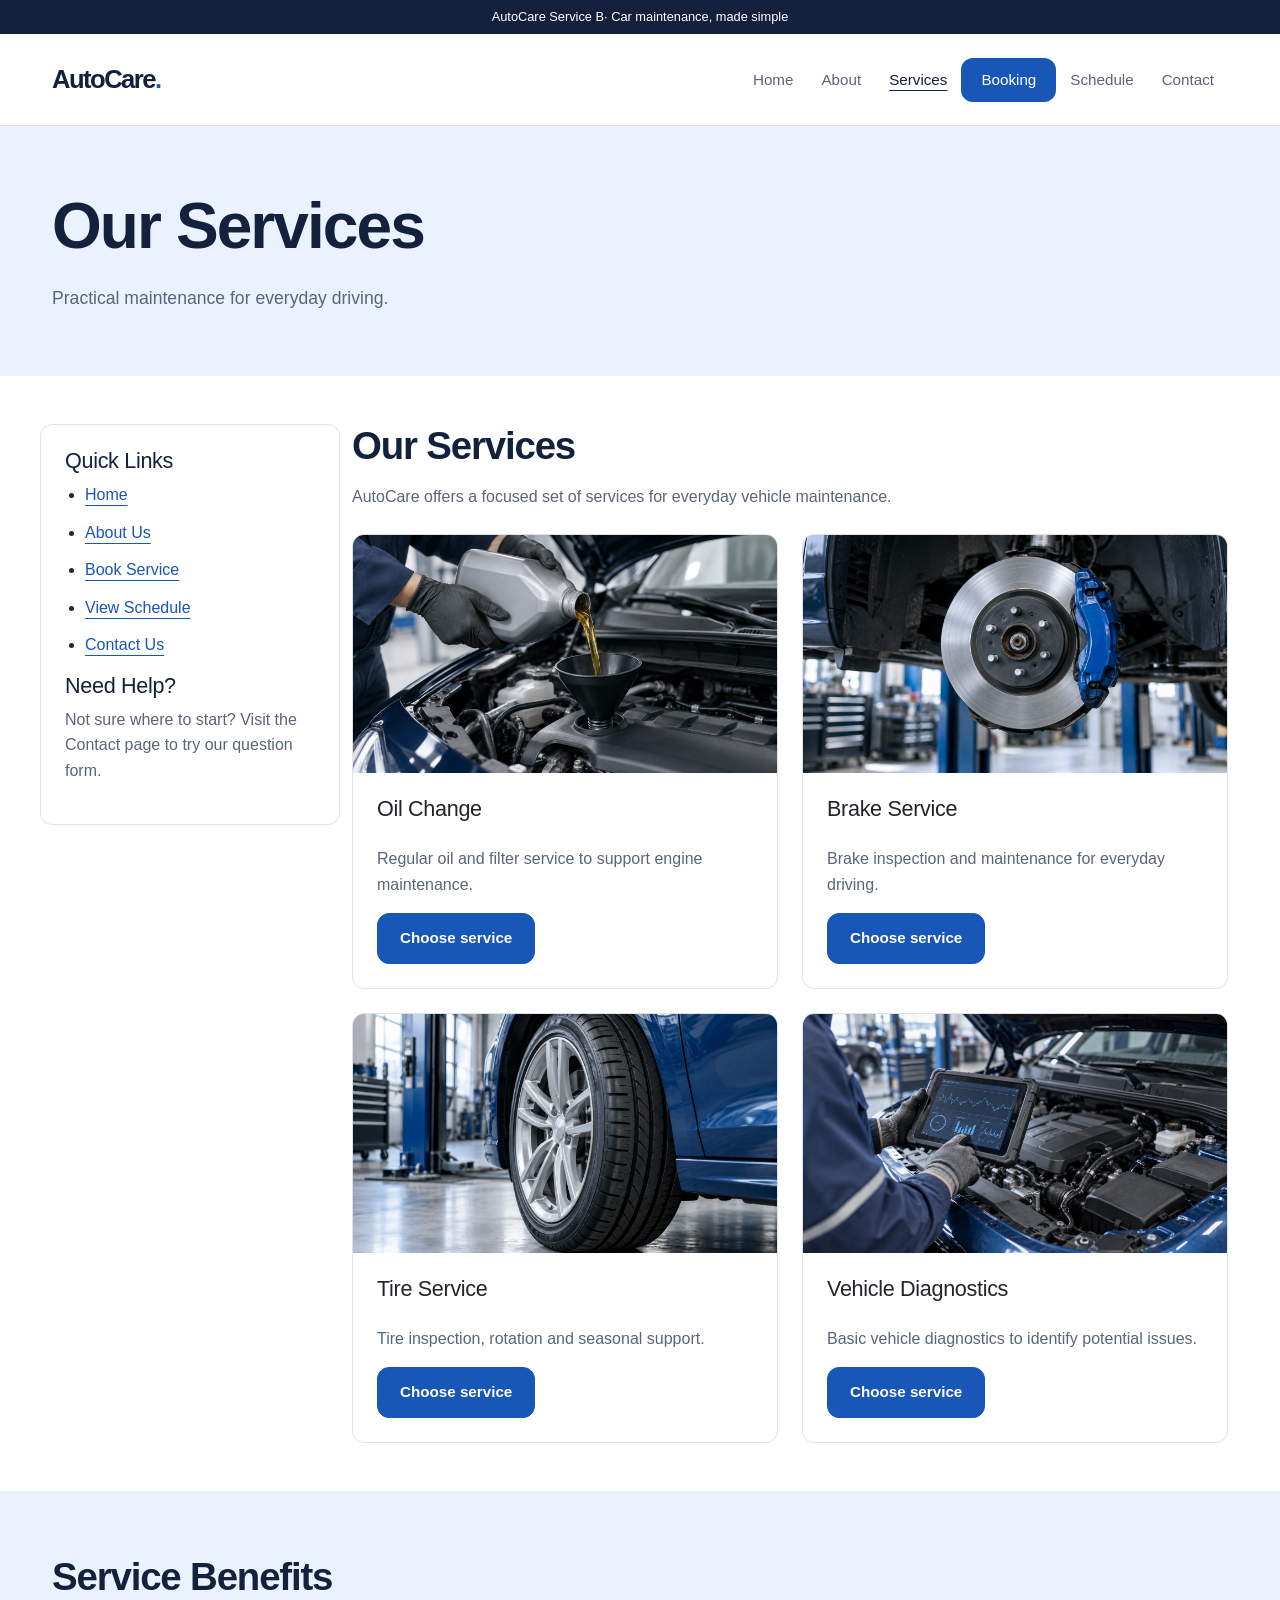
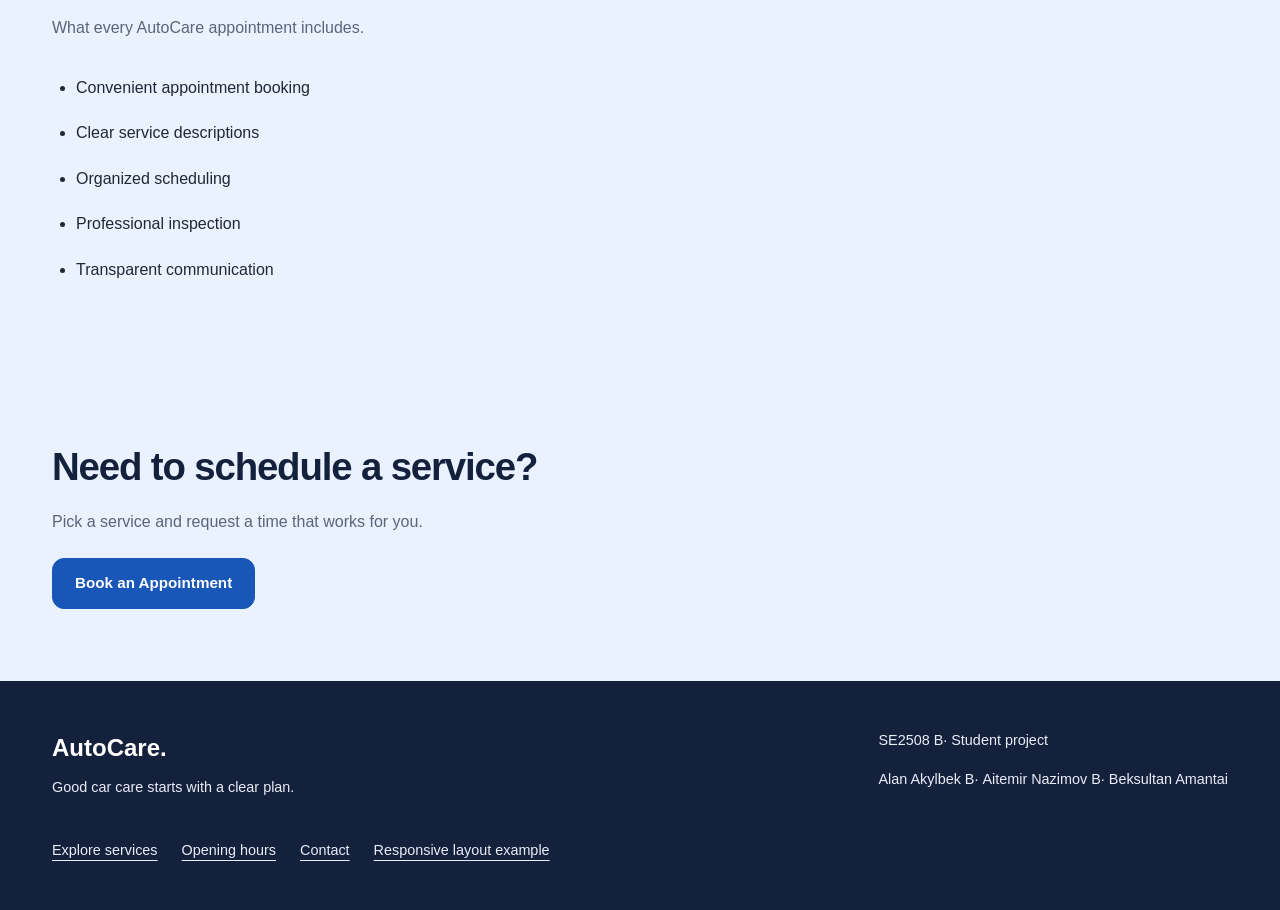
<file: services.html>
<!DOCTYPE html>
<html lang="en">
<head>
    <meta charset="UTF-8">
    <meta name="viewport" content="width=device-width, initial-scale=1.0">
    <title>AutoCare Service | Services</title>
    <link rel="stylesheet" href="vendor/bootstrap.min.css">
    <link rel="stylesheet" href="css/style.css">
</head>
<body>
    <a class="skip-link visually-hidden-focusable" href="#main-content">Skip to content</a>
    <div class="site-note">AutoCare Service В· Car maintenance, made simple</div>
    <header>
        <nav class="navbar navbar-expand-lg navbar-light" aria-label="Main navigation">
            <div class="container">
                <a class="navbar-brand fw-bold" href="index.html">AutoCare</a>
                <button class="navbar-toggler" type="button" data-bs-toggle="collapse" data-bs-target="#siteNav" aria-controls="siteNav" aria-expanded="false" aria-label="Toggle navigation">
                    <span class="navbar-toggler-icon"></span>
                </button>
                <div class="collapse navbar-collapse" id="siteNav">
                    <ul class="navbar-nav ms-auto mb-2 mb-lg-0">
                    <li class="nav-item"><a class="nav-link" href="index.html">Home</a></li>
                    <li class="nav-item"><a class="nav-link" href="about.html">About</a></li>
                    <li class="nav-item"><a class="nav-link active" aria-current="page" href="services.html">Services</a></li>
                    <li class="nav-item"><a class="nav-link" href="booking.html">Booking</a></li>
                    <li class="nav-item"><a class="nav-link" href="schedule.html">Schedule</a></li>
                    <li class="nav-item"><a class="nav-link" href="contact.html">Contact</a></li>
                    </ul>
                </div>
            </div>
        </nav>
        <div class="page-header">
            <div class="container">
                <h1>Our Services</h1>
                <p>Practical maintenance for everyday driving.</p>
            </div>
        </div>
    </header>

    <div class="container py-5"><div class="row g-4"><aside class="grid-sidebar col-12 col-lg-3">
        <h3>Quick Links</h3>
        <ul>
            <li><a href="index.html">Home</a></li>
            <li><a href="about.html">About Us</a></li>
            <li><a href="booking.html">Book Service</a></li>
            <li><a href="schedule.html">View Schedule</a></li>
            <li><a href="contact.html">Contact Us</a></li>
        </ul>
        <h3>Need Help?</h3>
        <p>Not sure where to start? Visit the Contact page to try our question form.</p>
    </aside>

    <main id="main-content" class="grid-main col-12 col-lg-9">
        <section class="bg-white">
            <div class="services-main-inner">
                <div class="section-heading text-center mb-4">
                    <h2>Our Services</h2>
                    <p>AutoCare offers a focused set of services for everyday vehicle maintenance.</p>
                </div>
                <div class="row g-4">
                    <div class="col-12 col-md-6"><article class="card service-card h-100">
                        <img class="img-fluid" src="images/oil-service-photo.png" alt="Motor oil poured into an engine funnel">
                        <div class="card-body p-4 d-flex flex-column">
                            <h3 class="card-title">Oil Change</h3>
                            <p class="card-text">Regular oil and filter service to support engine maintenance.</p>
                            <a class="btn btn-primary mt-auto align-self-start" href="booking.html?service=oil-change">Choose service</a>
                        </div>
                    </article></div>
                    <div class="col-12 col-md-6"><article class="card service-card h-100">
                        <img class="img-fluid" src="images/brake-service-photo.png" alt="Brake disc and blue caliper">
                        <div class="card-body p-4 d-flex flex-column">
                            <h3 class="card-title">Brake Service</h3>
                            <p class="card-text">Brake inspection and maintenance for everyday driving.</p>
                            <a class="btn btn-primary mt-auto align-self-start" href="booking.html?service=brake-service">Choose service</a>
                        </div>
                    </article></div>
                    <div class="col-12 col-md-6"><article class="card service-card h-100">
                        <img class="img-fluid" src="images/tire-service-photo.png" alt="Tire and alloy wheel on a blue car">
                        <div class="card-body p-4 d-flex flex-column">
                            <h3 class="card-title">Tire Service</h3>
                            <p class="card-text">Tire inspection, rotation and seasonal support.</p>
                            <a class="btn btn-primary mt-auto align-self-start" href="booking.html?service=tire-service">Choose service</a>
                        </div>
                    </article></div>
                    <div class="col-12 col-md-6"><article class="card service-card h-100">
                        <img class="img-fluid" src="images/service-photo.png" alt="Mechanic using a diagnostic tablet">
                        <div class="card-body p-4 d-flex flex-column">
                            <h3 class="card-title">Vehicle Diagnostics</h3>
                            <p class="card-text">Basic vehicle diagnostics to identify potential issues.</p>
                            <a class="btn btn-primary mt-auto align-self-start" href="booking.html?service=diagnostics">Choose service</a>
                        </div>
                    </article></div>
                </div>
            </div>
        </section>
    </main></div></div>

    <section class="bg-light services-benefits">
        <div class="container">
            <div class="section-heading text-center mb-4">
                <h2>Service Benefits</h2>
                <p>What every AutoCare appointment includes.</p>
            </div>
            <ul class="benefits-list">
                <li>Convenient appointment booking</li>
                <li>Clear service descriptions</li>
                <li>Organized scheduling</li>
                <li>Professional inspection</li>
                <li>Transparent communication</li>
            </ul>
        </div>
    </section>
    <section class="cta services-cta py-5">
        <div class="container">
            <h2>Need to schedule a service?</h2>
            <p>Pick a service and request a time that works for you.</p>
            <a class="btn btn-primary" href="booking.html">Book an Appointment</a>
        </div>
    </section>

    <footer>
        <div class="container">
            <div class="footer-inner d-flex flex-wrap justify-content-between">
                <div><strong>AutoCare.</strong><p>Good car care starts with a clear plan.</p></div>
                <div><p>SE2508 В· Student project</p><p>Alan Akylbek В· Aitemir Nazimov В· Beksultan Amantai</p></div>
            </div>
            <nav class="footer-links d-flex flex-wrap gap-4" aria-label="Footer navigation">
                <a href="services.html">Explore services</a>
                <a href="schedule.html">Opening hours</a>
                <a href="contact.html">Contact</a>
                <a href="media-queries.html">Responsive layout example</a>
            </nav>
        </div>
    </footer>

    <script src="vendor/bootstrap.bundle.min.js"></script>
    <script src="js/main.js"></script>
</body>
</html>
</file>
<file: css/style.css>
:root {
    --navy: #14213d;
    --blue: #1856b8;
    --pale-blue: #eaf2ff;
    --text: #1f2933;
    --muted: #596579;
    --border: #dfe3e8;
    --radius: 12px;
}

body { font-family: Arial, sans-serif; color: var(--text); background: white; line-height: 1.6; }
h1, h2, h3 { color: var(--navy); line-height: 1.15; letter-spacing: -.03em; text-wrap: balance; }
h1 { font-size: clamp(2.5rem, 5vw, 4.5rem); font-weight: 600; }
h2 { font-size: clamp(1.8rem, 3vw, 2.6rem); font-weight: 600; }
h3 { font-size: 1.35rem; letter-spacing: -.015em; }
p { color: var(--muted); }
a { color: var(--blue); text-underline-offset: 5px; }
img { max-width: 100%; height: auto; border-radius: var(--radius); }
a:focus-visible, button:focus-visible, input:focus-visible, select:focus-visible, textarea:focus-visible {
    outline: 3px solid var(--blue); outline-offset: 4px;
}
.skip-link { position: absolute; top: -100px; left: 16px; z-index: 10; padding: 12px; background: white; }
.skip-link:focus { top: 12px; }
.container { max-width: 1200px; }
section.py-5 { padding-top: 72px !important; padding-bottom: 72px !important; }

.site-note { background: var(--navy); color: white; text-align: center; padding: 7px 16px; font-size: .8rem; }
.navbar { padding: 20px 0; border-bottom: 1px solid var(--border); background: white; }
.navbar-brand { color: var(--navy); font-size: 1.6rem; letter-spacing: -.06em; }
.navbar-brand::after { content: '.'; color: var(--blue); }
.navbar .nav-link { color: var(--muted); padding: 10px 14px !important; font-size: .95rem; }
.navbar .nav-link:hover, .navbar .nav-link.active { color: var(--navy); text-decoration: underline; }
.navbar .nav-link[href="booking.html"] { background: var(--blue); color: white; border-radius: var(--radius); padding-inline: 20px !important; }
footer { background: var(--navy); padding: 48px 20px; }
.footer-inner { display: flex; justify-content: space-between; gap: 32px; flex-wrap: wrap; }
footer p, footer a { color: #e8edf7; font-size: .9rem; }
footer strong { display: block; font-size: 1.5rem; color: white; margin-bottom: 8px; }
.footer-links { display: flex; flex-wrap: wrap; gap: 24px; margin-top: 24px; }

.hero { padding: 80px 0; }
.hero-text { padding-right: 40px; }
.hero-text p { max-width: 480px; margin-top: 24px; font-size: 1.1rem; }
.hero-image img { width: 100%; aspect-ratio: 1 / 1; object-fit: cover; }
.eyebrow { display: block; color: var(--blue); font-size: .75rem; font-weight: bold; letter-spacing: .12em; text-transform: uppercase; margin-bottom: 24px; }
.hero-caption { display: flex; justify-content: space-between; gap: 12px; margin-top: 16px; font-size: .8rem; color: var(--muted); }
.page-header { background: var(--pale-blue); padding: 64px 0; text-align: left; }
.page-header p { max-width: 640px; margin: 20px 0 0; font-size: 1.1rem; }
.section-heading { max-width: 720px; margin: 0 0 32px; text-align: left !important; }
.section-heading p { margin: 16px 0 0; }
.bg-light { background: var(--pale-blue) !important; }
.cta { background: var(--pale-blue); text-align: left; }
.cta p { margin: 20px 0 24px; }

.btn { border-radius: var(--radius) !important; padding: 13px 22px; font-weight: 600; font-size: .95rem; }
.btn-primary { --bs-btn-bg: var(--blue); --bs-btn-border-color: var(--blue); --bs-btn-hover-bg: #10458f; --bs-btn-hover-border-color: #10458f; }
.btn-outline-dark { --bs-btn-color: var(--navy); --bs-btn-border-color: var(--border); }
.btn-group { display: flex; flex-wrap: wrap; gap: 12px; }
.btn-group > .btn { flex: 0 1 auto; margin: 0 !important; }
.media-card-grid { display: grid; grid-template-columns: repeat(3, 1fr); gap: 24px; counter-reset: reason; }
.media-card { padding: 28px; background: white; border-top: 1px solid var(--border); }
.media-card::before { counter-increment: reason; content: '0' counter(reason); display: block; font-size: .8rem; color: var(--blue); margin-bottom: 32px; }
.card { border: 1px solid var(--border); border-radius: var(--radius) !important; overflow: hidden; }
.card-body p { margin-top: 16px; }
.service-card img { width: 100%; height: 200px; object-fit: cover; border-radius: 0; }
.card-group { display: grid; grid-template-columns: repeat(3, 1fr); }
.card-group > .card { margin: 0; }
.profile-img { width: 72px; height: 72px; object-fit: cover; border-radius: 50%; margin-bottom: 24px; }
.profile-role { color: var(--blue); font-size: .9rem; }
.about-image img, .contact-image img { width: 100%; object-fit: cover; }
.includes-list, .process-list, .benefits-list { padding-left: 24px; max-width: 720px; }
.includes-list li, .process-list li, .benefits-list li { padding: 10px 0; }
.grid-sidebar { align-self: start; padding: 24px; border: 1px solid var(--border); border-radius: var(--radius); }
.grid-sidebar ul { padding-left: 20px; }
.grid-sidebar li { margin-bottom: 12px; }
.services-benefits, .services-cta { padding: 64px 0; }

#booking-form, .contact-form { background: white; border: 1px solid var(--border); border-radius: var(--radius); padding: 32px; }
#booking-form { max-width: 760px; margin-inline: auto; }
label { font-weight: 600; margin-bottom: 8px; }
.form-control, .form-select { border: 1px solid #9ca8bb; border-radius: var(--radius); min-height: 48px; padding: 12px; }
textarea.form-control { min-height: 130px; }
input[type=color].form-control { width: 90px; }
.color-options label { font-weight: 400; }
.demo-note { background: var(--pale-blue); border-radius: var(--radius); padding: 16px; font-size: .9rem; margin-bottom: 24px; }
.form-result { margin-top: 24px; padding: 20px; border-left: 4px solid var(--blue); background: var(--pale-blue); color: var(--navy); }
.form-result:empty { display: none; }
fieldset { margin-bottom: 24px; }
legend { font-size: 1rem; font-weight: 600; }

.table-wrapper { overflow-x: auto; border: 1px solid var(--border); border-radius: var(--radius); }
table { width: 100%; min-width: 520px; border-collapse: collapse; }
caption { padding: 16px 24px; }
th, td { padding: 18px 24px; border-bottom: 1px solid var(--border); text-align: left; }
thead th { background: var(--navy); color: white; }
tbody tr:nth-child(even) { background: var(--pale-blue); }
.carousel { max-width: 100%; }
.carousel-item img { height: 440px; object-fit: cover; }
.carousel-caption { background: var(--navy); border-radius: var(--radius); padding: 12px; }
.carousel-caption p { color: white; }


@media (max-width: 991.98px) {
    .hero { padding: 48px 0; }
    .hero-text { padding-right: 12px; }
    .hero-image img { aspect-ratio: 16 / 10; }
    .media-card-grid, .card-group { grid-template-columns: repeat(2, 1fr); }
    .navbar-collapse { padding-top: 16px; }
    .navbar .nav-link[href="booking.html"] { display: inline-block; }
}
@media (max-width: 767.98px) {
    .container { padding-left: 24px; padding-right: 24px; }
    section.py-5, .page-header { padding-top: 48px !important; padding-bottom: 48px !important; }
    .media-card-grid, .card-group { grid-template-columns: 1fr; }
    #booking-form, .contact-form { padding: 24px; }
    .carousel-item img { height: 280px; }
    .carousel-caption { left: 12%; right: 12%; }
    .footer-inner { flex-direction: column; }
    .hero-caption { flex-wrap: wrap; }
}


.profile-initials { display: grid; place-items: center; width: 72px; height: 72px; margin: 0 auto 24px; border-radius: 50%; background: var(--pale-blue); color: var(--navy); font-size: 1.4rem; font-weight: bold; }
.service-card img { height: auto; aspect-ratio: 16 / 9; object-fit: cover; }
</file>
<file: css/media-queries.css>
* {
    box-sizing: border-box;
}

body {
    margin: 0;
    font-family: Arial, sans-serif;
    color: #14213d;
    background: #ffffff;
    line-height: 1.6;
}

header, footer {
    background: #14213d;
    color: #fff;
}

nav {
    max-width: 1100px;
    margin: auto;
    padding: 16px 20px;
    display: flex;
    justify-content: space-between;
}

nav a {
    color: #fff;
    text-decoration: none;
}

nav a:first-child {
    font-weight: bold;
    font-size: 1.25rem;
}

main {
    max-width: 1100px;
    margin: auto;
    padding: 60px 20px;
    min-height: 70vh;
}

h1 {
    font-size: 2.8rem;
    margin: 0 0 8px;
}

h2 {
    font-size: 1.3rem;
    margin: 0 0 10px;
}

p {
    font-size: 1.05rem;
    color: #596579;
}

.card-grid {
    display: grid;
    grid-template-columns: repeat(3, 1fr);
    gap: 24px;
    margin-top: 36px;
}

.card {
    padding: 24px;
    background: #fff;
    border: 1px solid #dfe3e8;
    border-radius: 12px;
}

.card p {
    margin-bottom: 0;
}

footer {
    text-align: center;
    padding: 24px 12px;
}

footer p {
    color: #e8edf7;
    margin: 4px 0;
}

@media (max-width: 767px) {
    h1 {
        font-size: 2rem;
    }
    h2 {
        font-size: 1.15rem;
    }
    p {
        font-size: .95rem;
    }
    .card-grid {
        grid-template-columns: 1fr;
    }
    main {
        padding-top: 40px;
    }
}

@media (min-width: 768px) and (max-width: 991px) {
    h1 {
        font-size: 2.4rem;
    }
    h2 {
        font-size: 1.2rem;
    }
    p {
        font-size: 1rem;
    }
    .card-grid {
        grid-template-columns: repeat(2, 1fr);
    }
}
</file>
